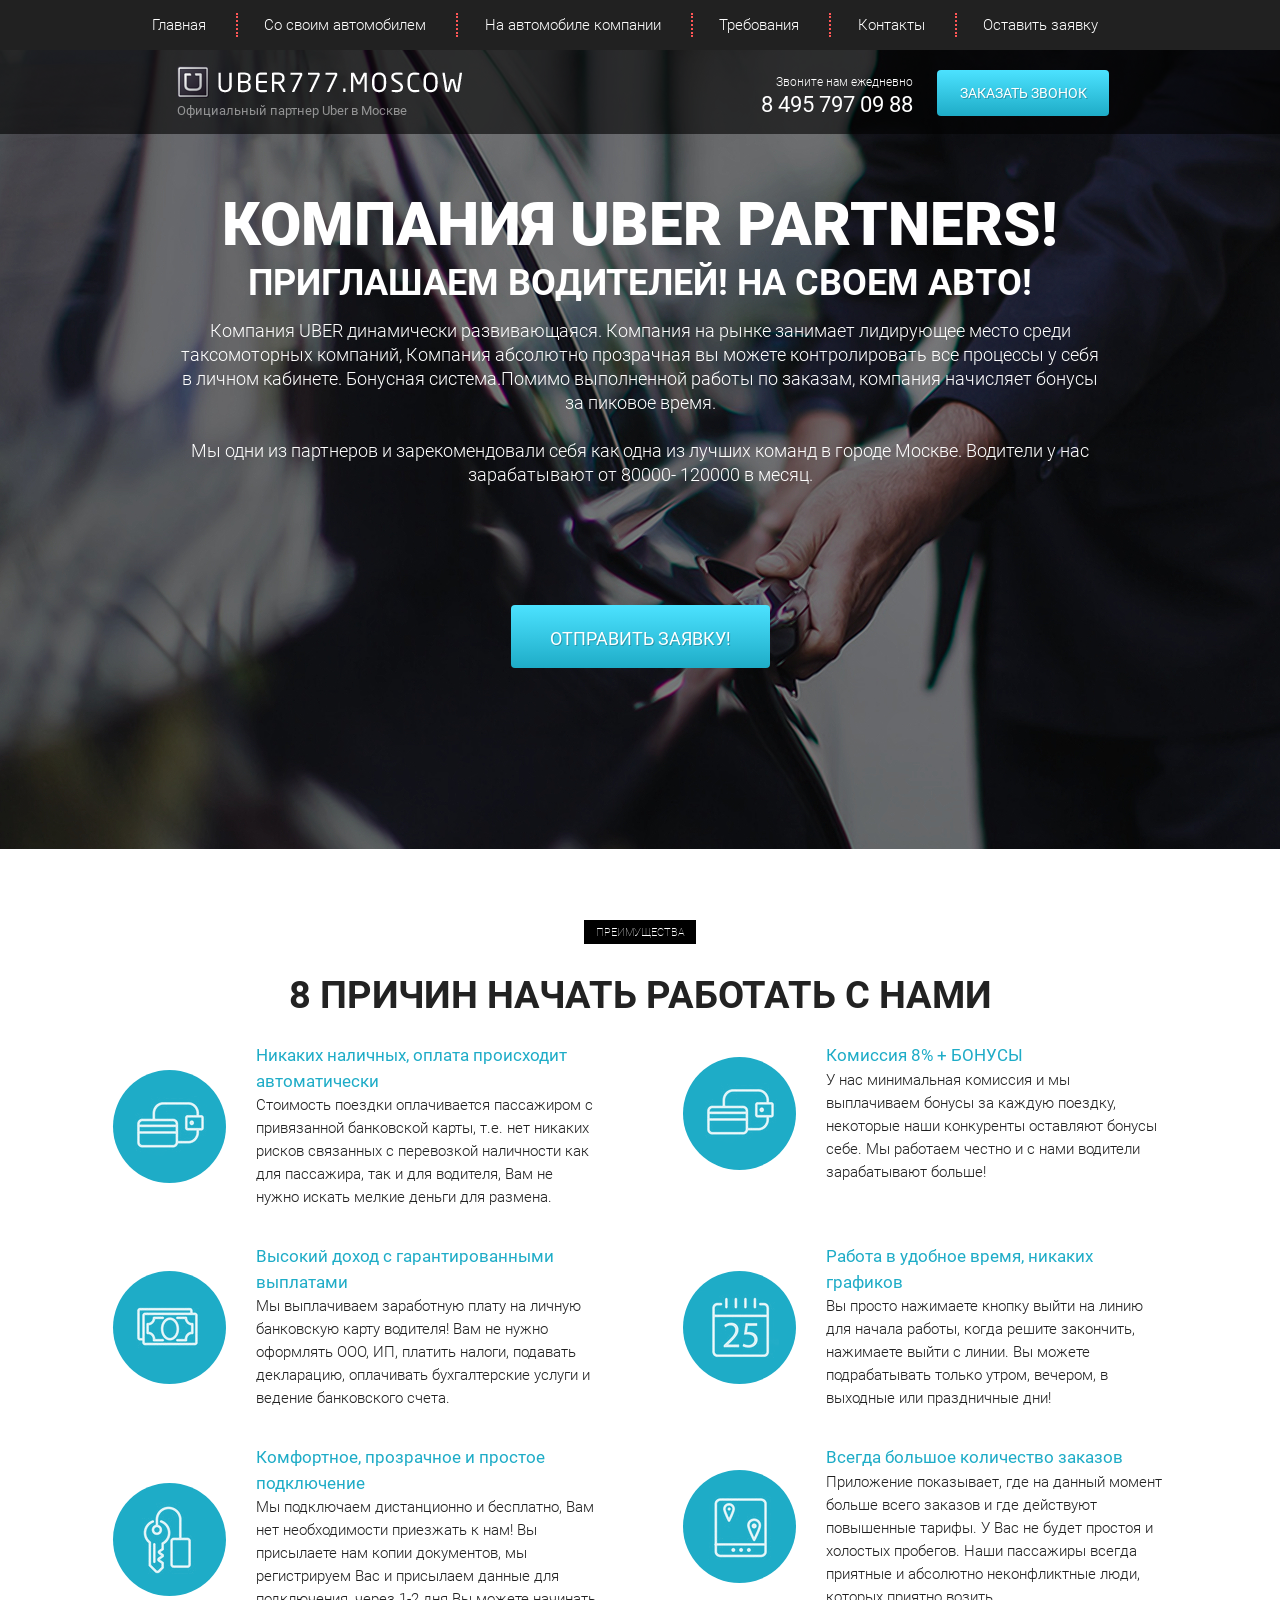
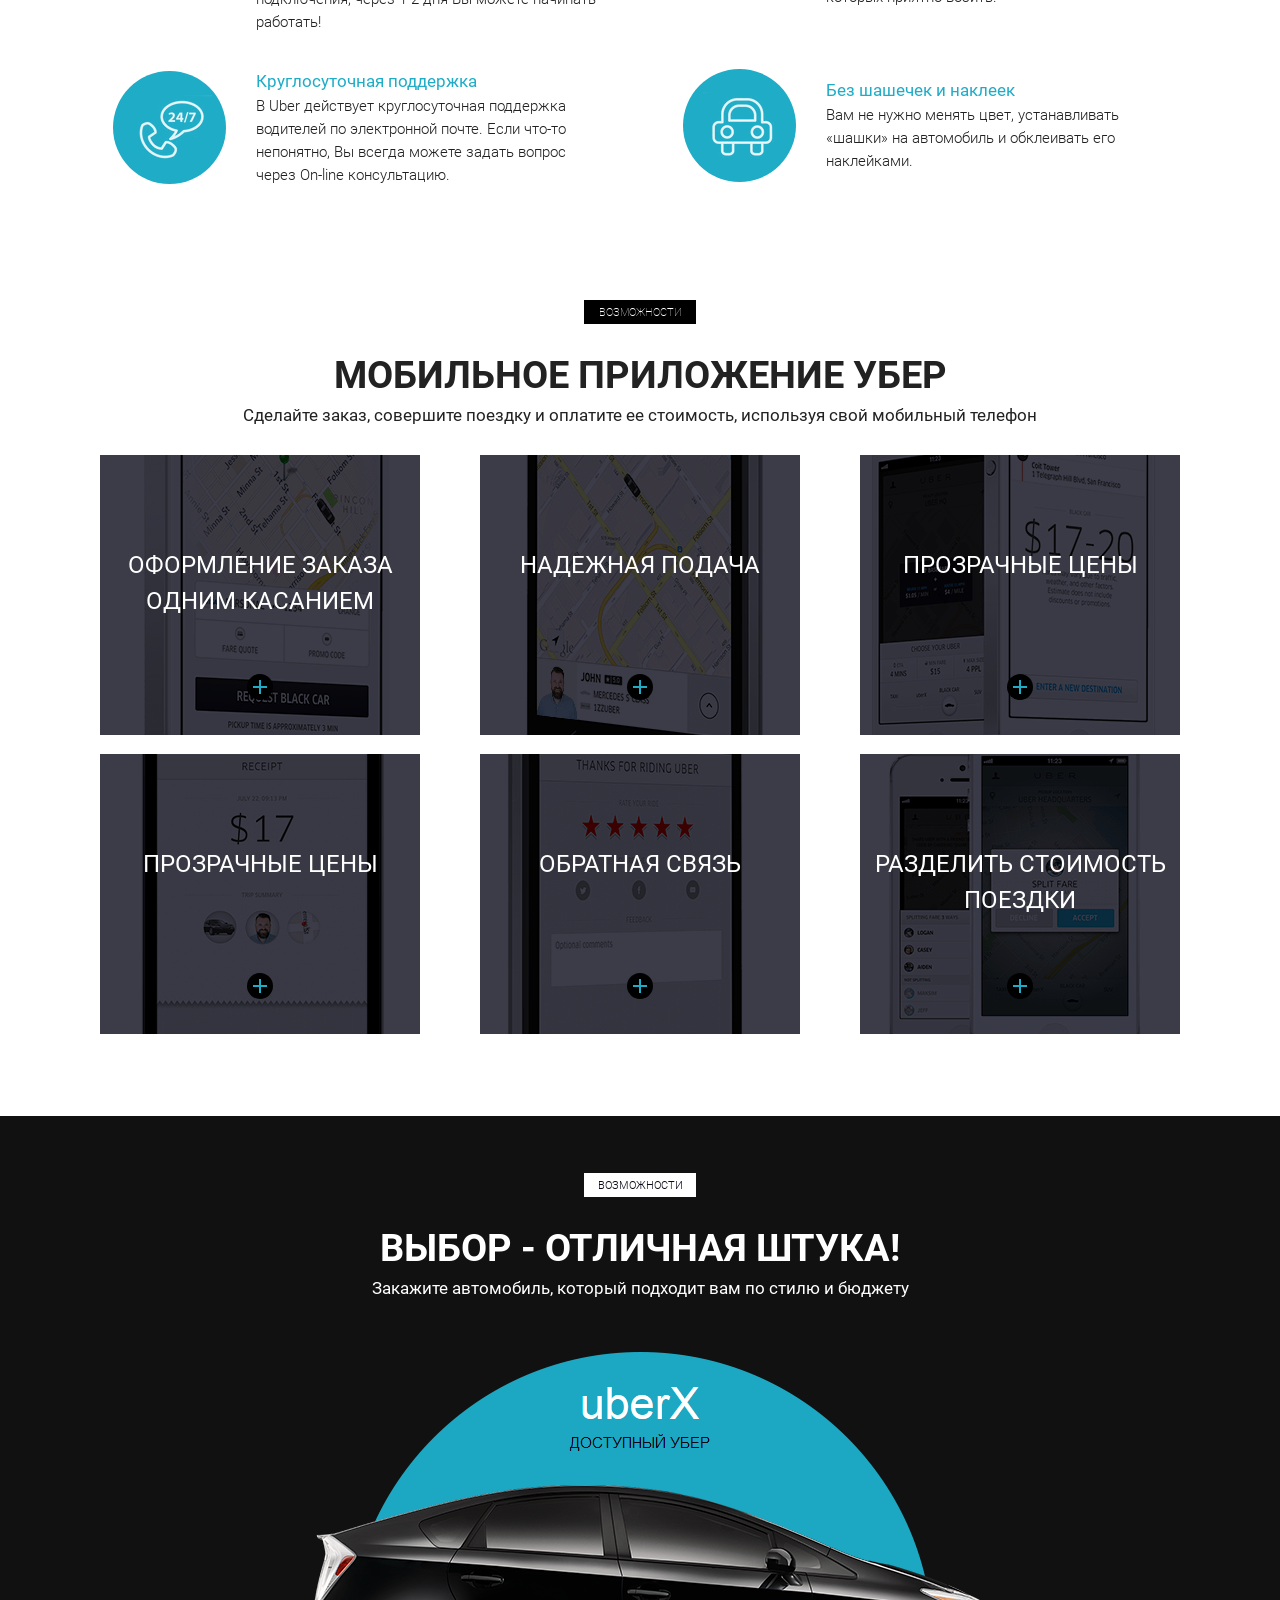
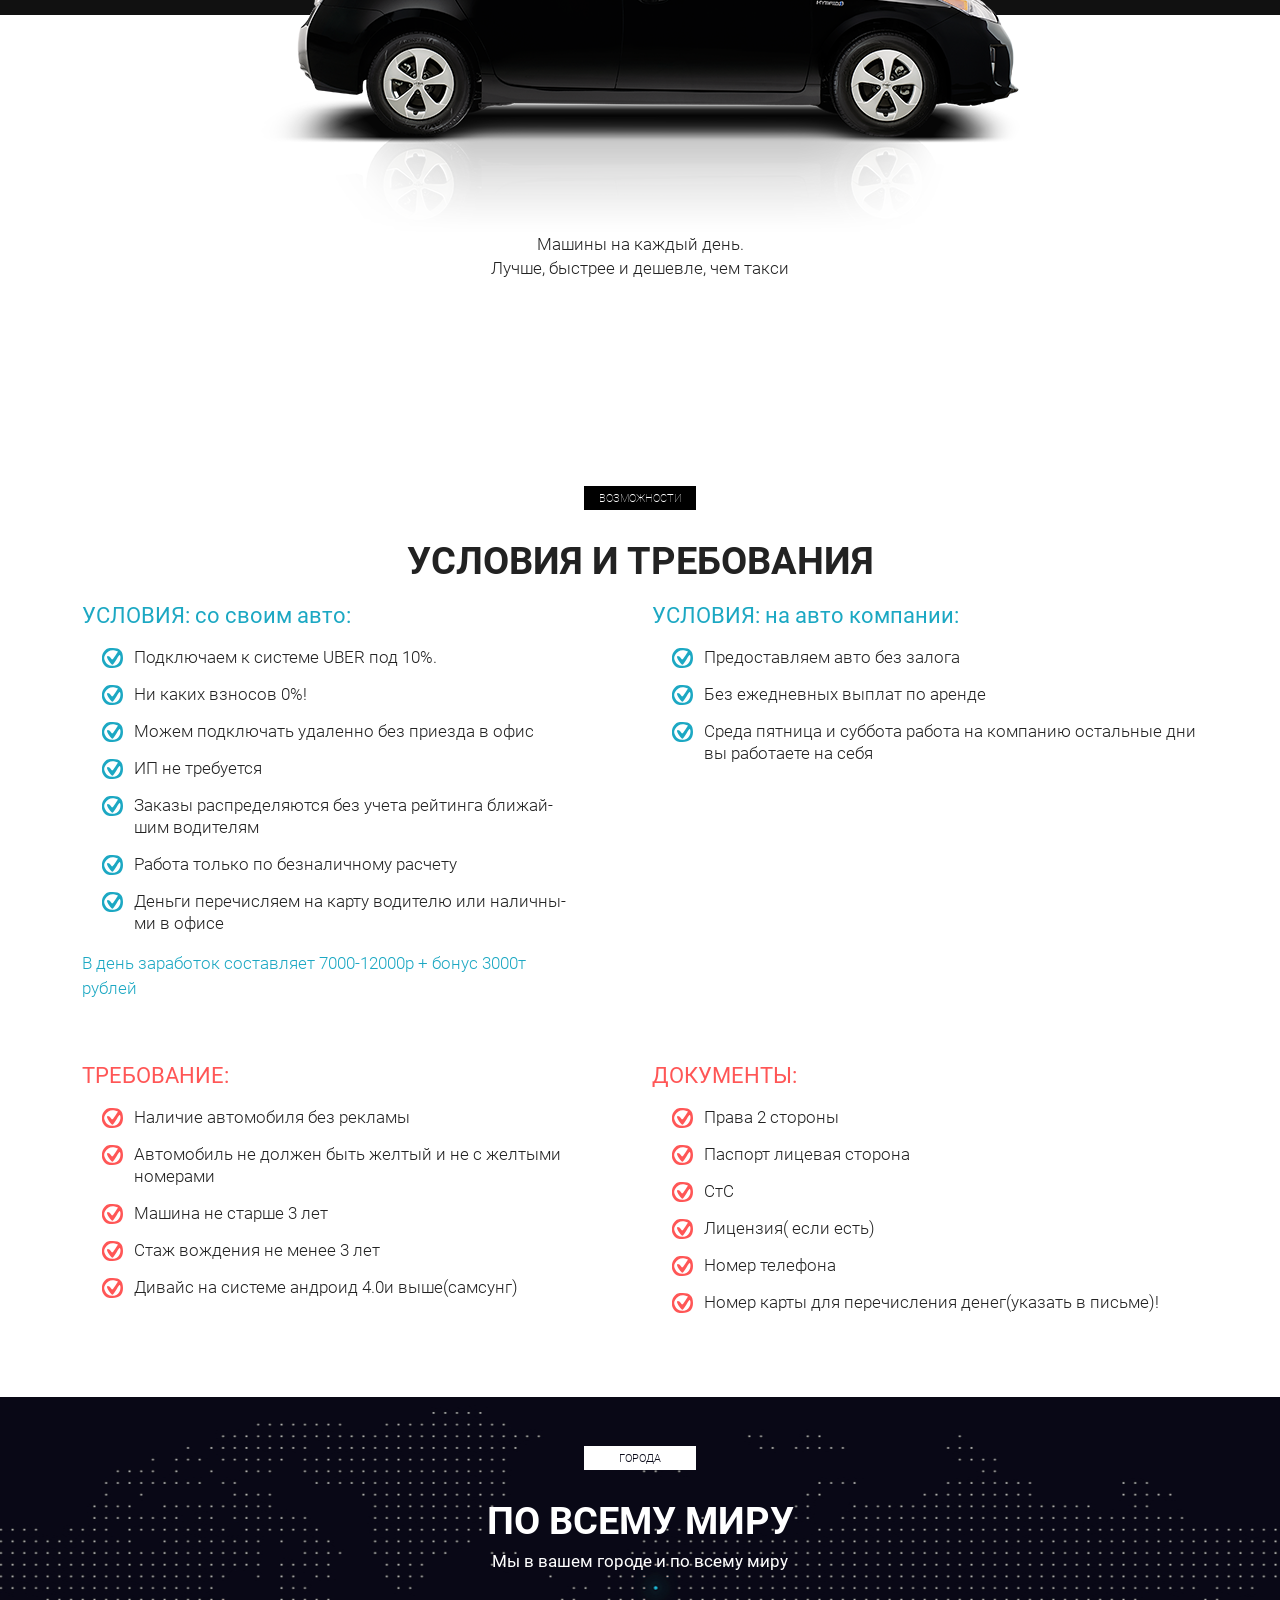
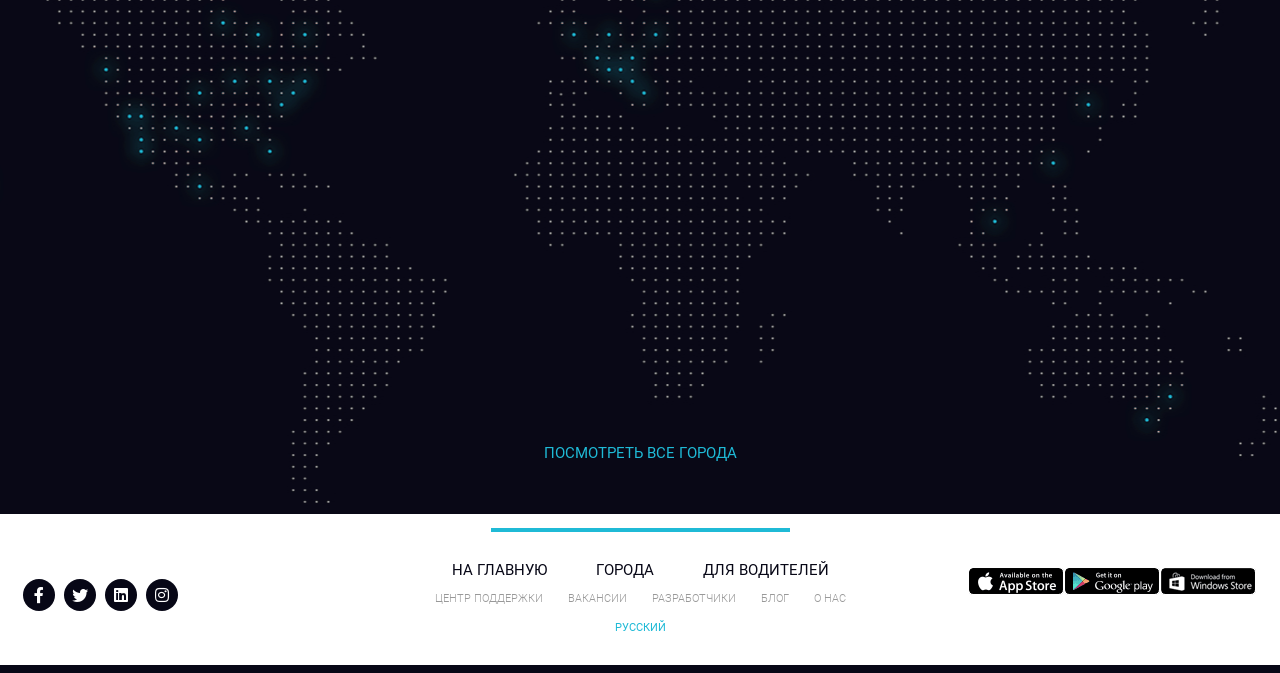
<file: index.html>
<!DOCTYPE html>
<html lang="ru">
<head>
	<meta charset="UTF-8">
	<meta http-equiv="X-UA-Compatible" content="IE=edge">
	<meta name="viewport" content="width=device-width, initial-scale=1.0">
	<title>Uber/Bootstrap</title>
	<link rel="shortcut icon" href="icons/favicon.ico" type="image/x-icon">
	<link rel="stylesheet" href="css/bootstrap-reboot.min.css">
	<link rel="stylesheet" href="css/bootstrap-grid.min.css">
	<link rel="stylesheet" href="css/style.min.css">
</head>
<body>
   <header>
	   <nav>
			<div class="container">
				<ul class="menu">
					<li class="menu_item"><a href="#" class="menu_link">Главная</a></li>
					<li class="menu_item"><a href="#require" class="menu_link">Со своим автомобилем</a></li>
					<li class="menu_item"><a href="#require" class="menu_link">На автомобиле компании</a></li>
					<li class="menu_item"><a href="#" class="menu_link">Требования</a></li>
					<li class="menu_item"><a href="#" class="menu_link">Контакты</a></li>
					<li class="menu_item"><a href="#" class="menu_link">Оставить заявку</a></li>
				</ul>
			</div>
			<div class="hamburger">
				<span></span>
				<span></span>
				<span></span>
			</div>
	   </nav>
	   <div class="subheader">
		   <div class="container">
			   <div class="row">
				   <div class="col-6 col-md-4 offset-md-1">
						<a href="#" class="subheader_logo"><img src="icons/logo.png" alt="logo"></a>
						<div class="subheader_official">Официальный партнер Uber в Москве</div>
				   </div>
				   <div class="xs-hidden col-md-3 offset-md-1 col-xl-2 offset-xl-2">
						<div class="subheader_call">Звоните нам ежедневно</div>
						<a href="tel:+74957970988" class="subheader_phone">8 495 797 09 88</a>
				   </div>
				   <div class="col-6 col-md-3">
						<a href="tel:+74957970988" class="xs-visible subheader_phone">8 495 797 09 88</a>
						<button class="subheader_btn">заказать звонок</button>
				   </div>
			   </div>
		   </div>
	   </div>
   </header> 
   <section class="promo">
	   <div class="container">
		   <div class="row">
			   <div class="col-lg-10 offset-lg-1 col-md-12 ">
				   <h1 class="promo_header">КОМПАНИЯ UBER PARTNERS!</h1>
				   <h2 class="promo_subheader">ПРИГЛАШАЕМ ВОДИТЕЛЕЙ! НА СВОЕМ АВТО!</h2>
				   <div class="promo_descr">Компания UBER  динамически развивающаяся. Компания на рынке занимает лидирующее место среди
					таксомоторных компаний, Компания абсолютно прозрачная вы можете контролировать все процессы у себя в личном кабинете. Бонуcная система.Помимо выполненной работы по заказам, компания начисляет бонусы за
					пиковое время.
					<br><br>
					Мы одни из партнеров и зарекомендовали себя как одна из лучших команд в городе Москве.  Водители у нас
					зарабатывают от 80000- 120000 в месяц.</div>
					<button class="promo_btn">ОТПРАВИТЬ ЗАЯВКУ!</button>
			   </div>
		   </div>
	   </div>
   </section>
   <section class="advantages">
	   <div class="container">
		   <div class="label">преимущества</div>
		   <h2 class="title">8 причин начать работать с нами</h2>
		   <div class="row">
			   <div class="col-md-6">
					<div class="advantages_block">
						<div class="advantages_round">
							<img src="icons/secondscreen_icons/Col1.1.png" alt="wallet" class="advantages_img">
						</div>
						<div class="advantages_descr">
							<div class="advantages_subtitle">Никаких наличных, оплата происходит
								автоматически</div>
							<div class="advantages_text">Стоимость поездки оплачивается пассажиром с привязанной банковской карты, т.е. нет никаких рисков связанных с перевозкой наличности как для пассажира, так и для водителя, Вам не нужно искать мелкие деньги для размена.</div>
						</div>
					</div>
			   </div>
			   <div class="col-md-6">
					<div class="advantages_block">
						<div class="advantages_round">
							<img src="icons/secondscreen_icons/Col1.1.png" alt="bonus" class="advantages_img">
						</div>
						<div class="advantages_descr">
							<div class="advantages_subtitle">Комиссия 8% + БОНУСЫ</div>
							<div class="advantages_text">У нас минимальная комиссия и мы выплачиваем бонусы за каждую поездку, некоторые наши конкуренты оставляют бонусы себе. Мы работаем честно и с нами водители зарабатывают больше!</div>
						</div>
					</div>
				</div>
				<div class="col-md-6">
					<div class="advantages_block">
						<div class="advantages_round">
							<img src="icons/secondscreen_icons/Col1.2.png" alt="income" class="advantages_img">
						</div>
						<div class="advantages_descr">
							<div class="advantages_subtitle">Высокий доход с гарантированными
								выплатами</div>
							<div class="advantages_text">Мы выплачиваем заработную плату на личную банковскую карту водителя! Вам не нужно оформлять ООО, ИП, платить налоги, подавать декларацию, оплачивать бухгалтерские услуги и ведение банковского счета.</div>
						</div>
					</div>
				</div>
				<div class="col-md-6">
					<div class="advantages_block">
						<div class="advantages_round">
							<img src="icons/secondscreen_icons/Col2.2.png" alt="time" class="advantages_img">
						</div>
						<div class="advantages_descr">
							<div class="advantages_subtitle">Работа в удобное время, никаких
								графиков</div>
							<div class="advantages_text">Вы просто нажимаете кнопку выйти на линию для начала работы, когда решите закончить, нажимаете выйти с линии. Вы можете подрабатывать только утром, вечером, в выходные или праздничные дни! </div>
						</div>
					</div>
				</div>
				<div class="col-md-6">
					<div class="advantages_block">
						<div class="advantages_round">
							<img src="icons/secondscreen_icons/Col1.3.png" alt="simple" class="advantages_img">
						</div>
						<div class="advantages_descr">
							<div class="advantages_subtitle">Комфортное, прозрачное и простое
								подключение</div>
							<div class="advantages_text">Мы подключаем дистанционно и бесплатно, Вам нет необходимости приезжать к нам! Вы присылаете нам копии документов, мы регистрируем Вас и присылаем данные для подключения, через 1-2 дня Вы можете начинать работать!</div>
						</div>
					</div>
				</div>
				<div class="col-md-6">
					<div class="advantages_block">
						<div class="advantages_round">
							<img src="icons/secondscreen_icons/Col2.3.png" alt="order" class="advantages_img">
						</div>
						<div class="advantages_descr">
							<div class="advantages_subtitle">Всегда большое количество заказов</div>
							<div class="advantages_text">Приложение показывает, где на данный момент больше всего заказов и где действуют повышенные тарифы. У Вас не будет простоя и холостых пробегов. Наши пассажиры всегда приятные и абсолютно неконфликтные люди, которых приятно возить.
							</div>
						</div>
					</div>
				</div>
				<div class="col-md-6">
					<div class="advantages_block">
						<div class="advantages_round">
							<img src="icons/secondscreen_icons/Col1.4.png" alt="support" class="advantages_img">
						</div>
						<div class="advantages_descr">
							<div class="advantages_subtitle">Круглосуточная поддержка</div>
							<div class="advantages_text">В Uber действует круглосуточная поддержка водителей по электронной почте. Если что-то непонятно, Вы всегда можете задать вопрос через On-line консультацию.
							</div>
						</div>
					</div>
				</div>
				<div class="col-md-6">
					<div class="advantages_block">
						<div class="advantages_round">
							<img src="icons/secondscreen_icons/Col2.4.png" alt="car" class="advantages_img">
						</div>
						<div class="advantages_descr">
							<div class="advantages_subtitle">Без шашечек и наклеек</div>
							<div class="advantages_text"> Вам не нужно менять цвет, устанавливать «шашки» на автомобиль и обклеивать его наклейками.
							</div>
						</div>
					</div>
				</div>
				
		   </div>
	   </div>
   </section>
   <section class="mobile">
	   <div class="container">
		<div class="label">Возможности</div>
		<h2 class="title">мобильное приложение убер</h2>
		<div class="subtitle">Сделайте заказ, совершите поездку и оплатите ее стоимость, используя свой мобильный телефон</div>
		<div class="row">
			<div class="col-md-4">
				<div class="mobile_item mobile_item_1">
					<div class="mobile_item_subtitle">оформление заказа одним касанием</div>
					<div class="mobile_item_plus"></div>
				</div>
			</div>
			<div class="col-md-4">
				<div class="mobile_item mobile_item_2">
					<div class="mobile_item_subtitle">надежная подача</div>
					<div class="mobile_item_plus"></div>
				</div>
			</div>
			<div class="col-md-4">
				<div class="mobile_item mobile_item_3">
					<div class="mobile_item_subtitle">прозрачные цены</div>
					<div class="mobile_item_plus"></div>
				</div>
			</div>
			<div class="col-md-4">
				<div class="mobile_item mobile_item_4">
					<div class="mobile_item_subtitle">прозрачные цены</div>
					<div class="mobile_item_plus"></div>
				</div>
			</div>
			<div class="col-md-4">
				<div class="mobile_item mobile_item_5">
					<div class="mobile_item_subtitle">обратная связь</div>
					<div class="mobile_item_plus"></div>
				</div>
			</div>
			<div class="col-md-4">
				<div class="mobile_item mobile_item_6">
					<div class="mobile_item_subtitle">разделить
						стоимость поездки</div>
					<div class="mobile_item_plus"></div>
				</div>
			</div>
		</div>
	   </div>
   </section>
   <section class="opportunity">
	   <div class="opportunity_black"></div>
	   <div class="container">
			<div class="label label_white">Возможности</div>
			<h2 class="title title_white">Выбор - отличная штука!</h2>
			<div class="subtitle subtitle_white">Закажите автомобиль, который подходит вам по стилю и бюджету</div>
	   </div>
	   <div class="opportunity_img"><img src="icons/uber_car.png" alt="car"></div>
	   <div class="opportunity_descr">Машины на каждый день. <br>
		Лучше, быстрее и дешевле, чем такси</div>
   </section>

   <section class="require" id="require">
	   <div class="container">
		<div class="label">Возможности</div>
		<h2 class="title">условия и требования</h2>
		<div class="row">
			<div class="col-md-6">
				<div class="require_block">
					<div class="require_title">УСЛОВИЯ: со своим авто:</div>
					<ul class="require_list">
						<li>Подключаем к системе UBER  под 10%.</li>
						<li>Ни каких взносов  0%!</li>
						<li>Можем подключать удаленно без приезда в офис</li>
						<li>ИП не требуется</li>
						<li>Заказы распределяются без учета рейтинга ближай- <br> шим водителям</li>
						<li>Работа только по безналичному расчету</li>
						<li>Деньги перечисляем на карту водителю или наличны- <br> ми в офисе</li>
					</ul>
					<div class="require_descr">В день заработок составляет 7000-12000р + бонус 3000т <br> рублей</div>
				</div>
			</div>
			<div class="col-md-6">
				<div class="require_block">
					<div class="require_title">УСЛОВИЯ: на авто компании:</div>
					<ul class="require_list">
						<li>Предоставляем авто без залога</li>
						<li>Без ежедневных выплат по аренде</li>
						<li>Среда пятница и суббота работа на компанию остальные дни вы работаете на себя</li>
					</ul>
				</div>
			</div>
			<div class="col-md-6">
				<div class="require_block require_block_nbm warning">
					<div class="require_title">ТРЕБОВАНИЕ:</div>
					<ul class="require_list">
						<li>Наличие автомобиля без рекламы</li>
						<li>Автомобиль не должен быть желтый и не с желтыми номерами</li>
						<li>Машина не старше 3 лет</li>
						<li>Стаж вождения не менее 3 лет</li>
						<li>Дивайс на системе андроид 4.0и выше(самсунг)</li>
					</ul>
				</div>
			</div>
			<div class="col-md-6">
				<div class="require_block require_block_nbm warning">
					<div class="require_title">ДОКУМЕНТЫ:</div>
					<ul class="require_list">
						<li>Права 2 стороны</li>
						<li>Паспорт лицевая сторона</li>
						<li>СтС</li>
						<li>Лицензия( если есть)</li>
						<li>Номер телефона</li>
						<li>Номер карты для перечисления денег(указать в письме)!</li>
					</ul>
				</div>
			</div>
		</div>
	   </div>
   </section>
   <section class="city">
	   <div class="container">
		   <div class="label label_white">города</div>
		   <h2 class="title title_white">По всему миру</h2>
		   <div class="subtitle subtitle_white">Мы в вашем городе и по всему миру</div>
		   <a class="city_link" href="#">посмотреть все города</a>
	   </div>
   </section>
   <footer class="footer">
	   <div class="footer_wrapper">
			<div class="footer_media">
				<a href="#" class="footer_media_block"><span class="icon-facebook-f-brands"></span></a>
				<a href="#" class="footer_media_block"><span class="icon-twitter-brands"></span></a>
				<a href="#" class="footer_media_block"><span class="icon-linkedin-brands"></span></a>
				<a href="#" class="footer_media_block"><span class="icon-instagram-brands1"></span></a>
			</div>
			<div class="footer_links">
				<div class="footer_divider"></div>
				<div class="footer_links_main">
					<a href="#">на главную</a>
					<a href="#">города</a>
					<a href="#">для водителей</a>
				</div>
				<div class="footer_links_sub">
					<a href="#">центр поддержки</a>
					<a href="#">вакансии</a>
					<a href="#">разработчики</a>
					<a href="#">блог</a>
					<a href="#">о нас</a>
				</div>
				<a href="#" class="footer_links_lang">русский</a>
			</div>
			<div class="footer_social">
				<a href="#"><img src="icons/media_apple.png" alt="app store"></a>
				<a href="#"><img src="icons/media_google.png" alt="google"></a>
				<a href="#"><img src="icons/media_windows.png" alt="windows store"></a>
			</div>
			
		</div>
	  
	   <div class="footer_blackline"></div>
   </footer>
   <script src="js/script.js"></script>
</body>
</html>
</file>
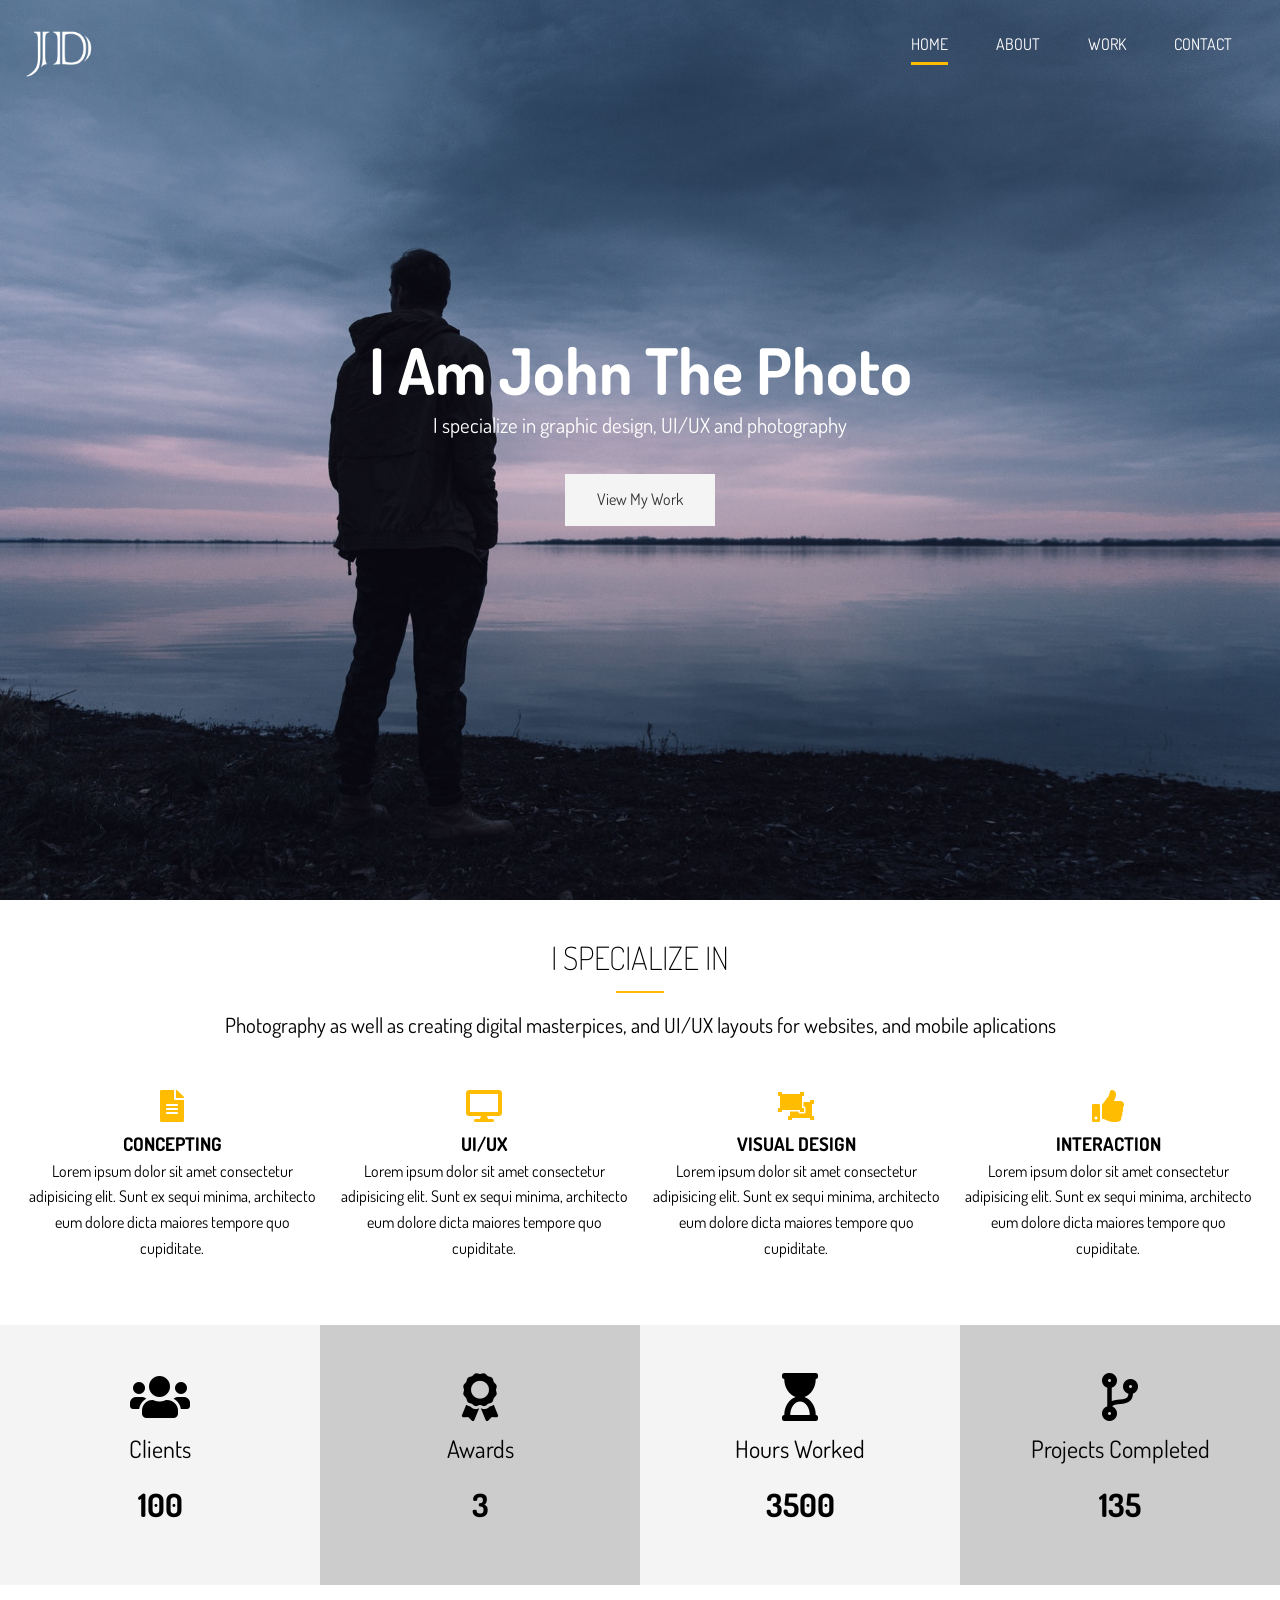
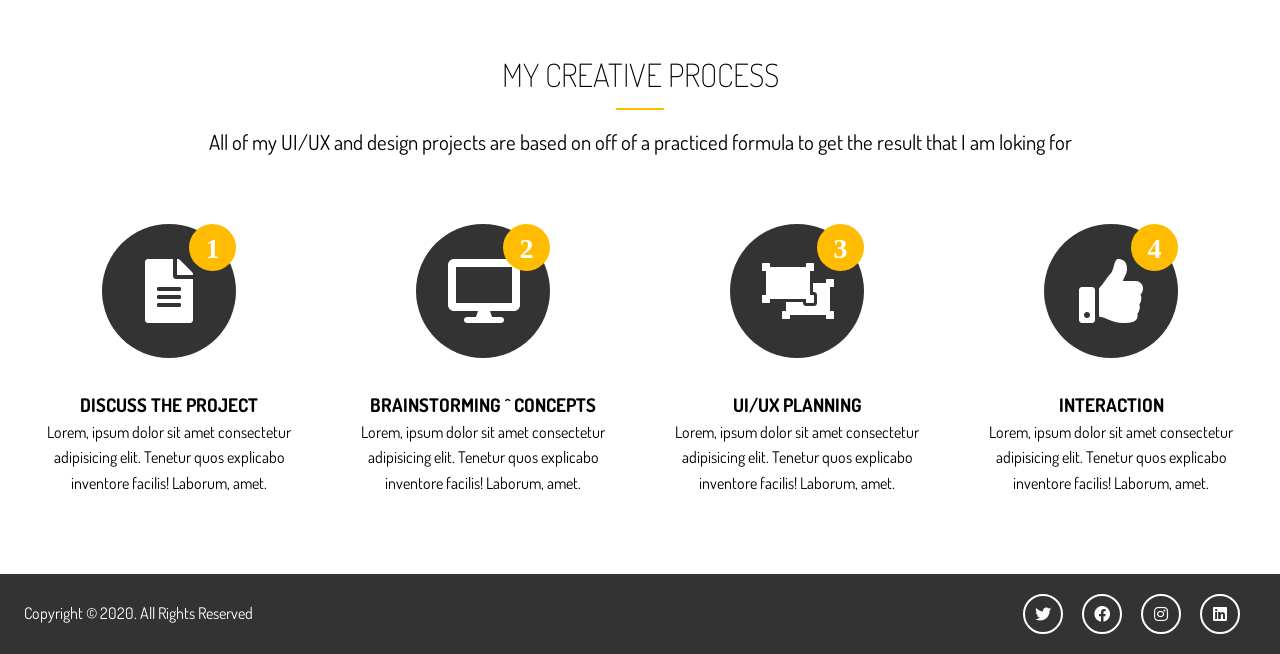
<file: JD_Portfolio/index.html>
<!DOCTYPE html>
<html lang="en">
  <head>
    <meta charset="UTF-8" />
    <meta name="viewport" content="width=device-width, initial-scale=1.0" />
    <link
      rel="stylesheet"
      href="https://cdnjs.cloudflare.com/ajax/libs/font-awesome/5.13.1/css/all.min.css"
      integrity="sha512-xA6Hp6oezhjd6LiLZynuukm80f8BoZ3OpcEYaqKoCV3HKQDrYjDE1Gu8ocxgxoXmwmSzM4iqPvCsOkQNiu41GA=="
      crossorigin="anonymous"
    />
    <link
      href="https://fonts.googleapis.com/css2?family=Dosis:wght@500&display=swap"
      rel="stylesheet"
    />
    <link rel="stylesheet" href="css/main.css" />
    <title>John Doe | UI/UX Designer & Photographer</title>
  </head>
  <body>
    <!-- Header -->
    <header id="header-home">
      <div class="container">
        <nav id="main-nav">
          <img src="img/logo.png" alt="My Portfolio" id="logo" />
          <ul>
            <li><a href="index.html" class="current">Home</a></li>
            <li><a href="about.html">About</a></li>
            <li><a href="work.html">Work</a></li>
            <li><a href="contact.html">Contact</a></li>
          </ul>
        </nav>
        <div class="header-content">
          <h1>
            I Am John The
            <span
              class="txt-type"
              data-wait="3000"
              data-words='["Photographer", "Designer", "UI/UX Dev"]'
            ></span>
          </h1>
          <p class="lead">
            I specialize in graphic design, UI/UX and photography
          </p>
          <a href="work.html" class="btn-light">View My Work</a>
        </div>
      </div>
    </header>

    <!-- Section A: Specialize -->
    <section id="home-a" class="text-center py-2">
      <div class="container">
        <h2 class="section-title">I Specialize In</h2>
        <div class="bottom-line"></div>
        <p class="lead">
          Photography as well as creating digital masterpices, and UI/UX layouts
          for websites, and mobile aplications
        </p>
        <div class="specials">
          <div>
            <i class="fas fa-file-alt fa-2x"></i>
            <h3>Concepting</h3>
            <p>
              Lorem ipsum dolor sit amet consectetur adipisicing elit. Sunt ex
              sequi minima, architecto eum dolore dicta maiores tempore quo
              cupiditate.
            </p>
          </div>
          <div>
            <i class="fas fa-desktop fa-2x"></i>
            <h3>UI/UX</h3>
            <p>
              Lorem ipsum dolor sit amet consectetur adipisicing elit. Sunt ex
              sequi minima, architecto eum dolore dicta maiores tempore quo
              cupiditate.
            </p>
          </div>
          <div>
            <i class="fas fa-object-ungroup fa-2x"></i>
            <h3>Visual Design</h3>
            <p>
              Lorem ipsum dolor sit amet consectetur adipisicing elit. Sunt ex
              sequi minima, architecto eum dolore dicta maiores tempore quo
              cupiditate.
            </p>
          </div>
          <div>
            <i class="fas fa-thumbs-up fa-2x"></i>
            <h3>Interaction</h3>
            <p>
              Lorem ipsum dolor sit amet consectetur adipisicing elit. Sunt ex
              sequi minima, architecto eum dolore dicta maiores tempore quo
              cupiditate.
            </p>
          </div>
        </div>
      </div>
    </section>

    <!-- Section B: Stats -->
    <section id="home-b" class="text-center py-2">
      <div class="stats">
        <div>
          <ul>
            <li><i class="fas fa-users fa-3x"></i></li>
            <li class="stats-title">Clients</li>
            <li class="stats-number">100</li>
          </ul>
        </div>
        <div>
          <ul>
            <li><i class="fas fa-award fa-3x"></i></li>
            <li class="stats-title">Awards</li>
            <li class="stats-number">3</li>
          </ul>
        </div>
        <div>
          <ul>
            <li><i class="fas fa-hourglass-start fa-3x"></i></li>
            <li class="stats-title">Hours Worked</li>
            <li class="stats-number">3500</li>
          </ul>
        </div>
        <div>
          <ul>
            <li><i class="fas fa-code-branch fa-3x"></i></li>
            <li class="stats-title">Projects Completed</li>
            <li class="stats-number">135</li>
          </ul>
        </div>
      </div>
    </section>

    <!-- Section C: Process -->
    <section id="home-c" class="text-center py-2">
      <div class="container">
        <h2 class="section-title">
          My Creative Process
        </h2>
        <div class="bottom-line"></div>
        <p class="lead">
          All of my UI/UX and design projects are based on off of a practiced
          formula to get the result that I am loking for
        </p>
        <div class="process">
          <div>
            <i class="fas fa-file-alt fa-4x process-icon my-2">
              <div class="process-step">1</div>
            </i>
            <h3>Discuss The Project</h3>
            <p>
              Lorem, ipsum dolor sit amet consectetur adipisicing elit. Tenetur
              quos explicabo inventore facilis! Laborum, amet.
            </p>
          </div>
          <div>
            <i class="fas fa-desktop fa-4x process-icon my-2">
              <div class="process-step">2</div>
            </i>
            <h3>Brainstorming ^ Concepts</h3>
            <p>
              Lorem, ipsum dolor sit amet consectetur adipisicing elit. Tenetur
              quos explicabo inventore facilis! Laborum, amet.
            </p>
          </div>
          <div>
            <i class="fas fa-object-ungroup fa-4x process-icon my-2">
              <div class="process-step">3</div>
            </i>
            <h3>UI/UX Planning</h3>
            <p>
              Lorem, ipsum dolor sit amet consectetur adipisicing elit. Tenetur
              quos explicabo inventore facilis! Laborum, amet.
            </p>
          </div>
          <div>
            <i class="fas fa-thumbs-up fa-4x process-icon my-2">
              <div class="process-step">4</div>
            </i>
            <h3>Interaction</h3>
            <p>
              Lorem, ipsum dolor sit amet consectetur adipisicing elit. Tenetur
              quos explicabo inventore facilis! Laborum, amet.
            </p>
          </div>
        </div>
      </div>
    </section>

    <!-- Footer -->
    <footer id="main-footer">
      <div class="footer-content container">
        <p>Copyright &copy; 2020. All Rights Reserved</p>
        <div class="social">
          <i class="fab fa-twitter"></i>
          <i class="fab fa-facebook"></i>
          <i class="fab fa-instagram"></i>
          <i class="fab fa-linkedin"></i>
        </div>
      </div>
    </footer>
    <script src="js/typewriter.js"></script>
  </body>
</html>
</file>
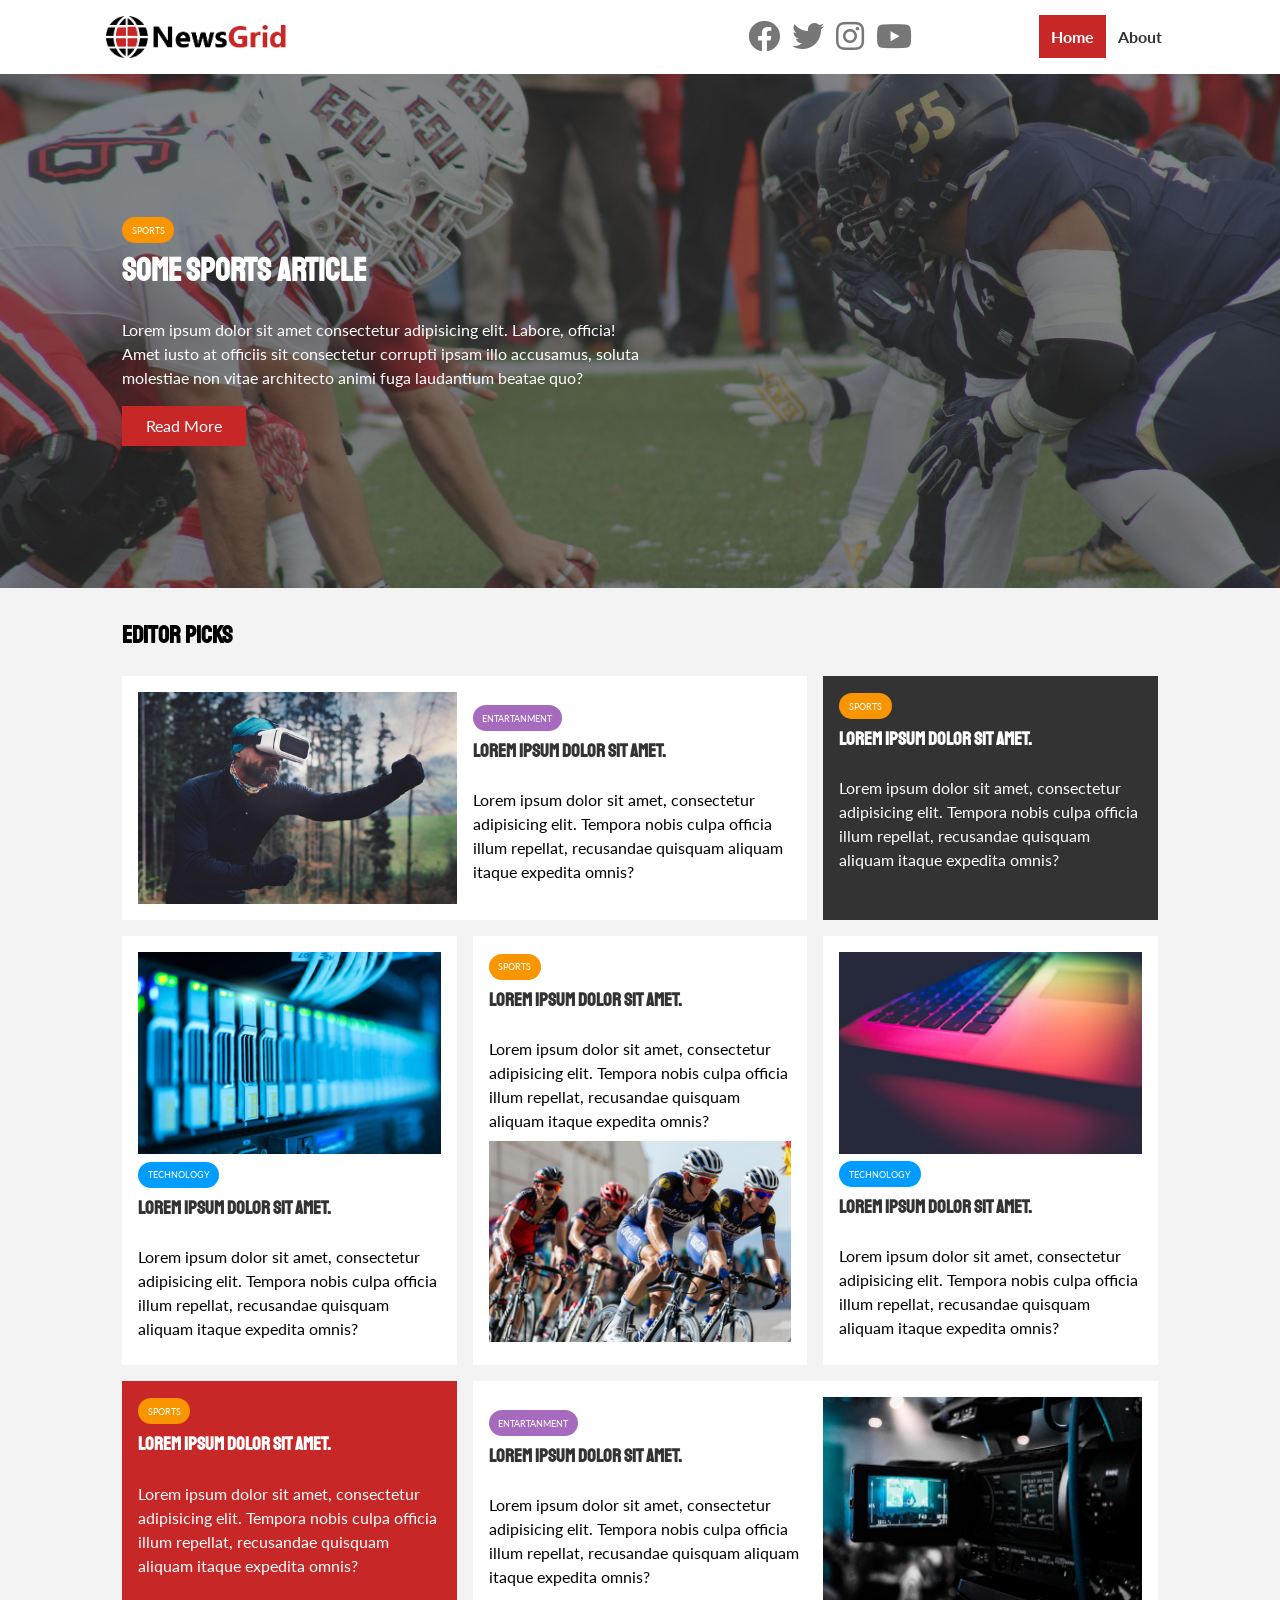
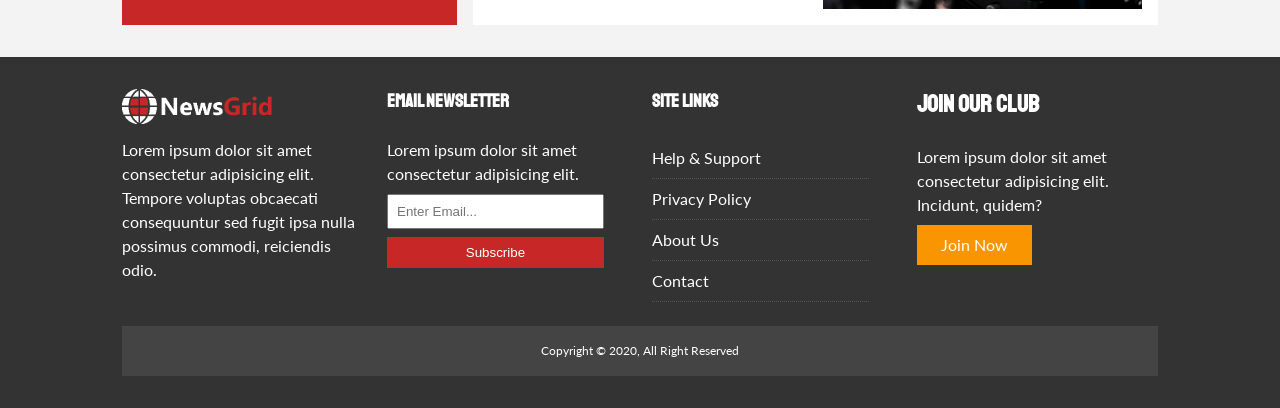
<file: News_project/index.html>
<!DOCTYPE html>
<html lang="en">
  <head>
    <meta charset="UTF-8" />
    <meta name="viewport" content="width=device-width, initial-scale=1.0" />
    <!-- Font-awesome -->
    <link
      rel="stylesheet"
      href="https://cdnjs.cloudflare.com/ajax/libs/font-awesome/5.13.1/css/all.min.css"
      integrity="sha512-xA6Hp6oezhjd6LiLZynuukm80f8BoZ3OpcEYaqKoCV3HKQDrYjDE1Gu8ocxgxoXmwmSzM4iqPvCsOkQNiu41GA=="
      crossorigin="anonymous"
    />
    <link
      href="https://fonts.googleapis.com/css2?family=Lato&family=Staatliches&display=swap"
      rel="stylesheet"
    />
    <link rel="stylesheet" href="css/style.css" />
    <link
      rel="stylesheet"
      media="screen and (max-width: 768px)"
      href="css/mobile.css"
    />
    <link rel="shortcut icon" type="image/x-icon" href="favicon.ico" />
    <title>NewsGrid | Latest News</title>
  </head>
  <body>
    <nav id="main-nav">
      <div class="container">
        <img src="img/logo.png" alt="NewsGrid" class="logo" />
        <div class="social">
          <a href="http://facebook.com" target="_blank">
            <i class="fab fa-facebook fa-2x"></i>
          </a>
          <a href="http://twitter.com" target="_blank">
            <i class="fab fa-twitter fa-2x"></i>
          </a>
          <a href="http://instagram.com" target="_blank">
            <i class="fab fa-instagram fa-2x"></i>
          </a>
          <a href="http://youtube.com" target="_blank">
            <i class="fab fa-youtube fa-2x"></i>
          </a>
        </div>
        <ul>
          <li><a class="current" href="index.html">Home</a></li>
          <li><a href="about.html">About</a></li>
        </ul>
      </div>
    </nav>

    <!-- Showcase -->
    <header id="showcase">
      <div class="container">
        <div class="showcase-container">
          <div class="showcase-content">
            <div class="category category-sports">Sports</div>
            <h1>Some Sports Article</h1>
            <p>
              Lorem ipsum dolor sit amet consectetur adipisicing elit. Labore,
              officia! Amet iusto at officiis sit consectetur corrupti ipsam
              illo accusamus, soluta molestiae non vitae architecto animi fuga
              laudantium beatae quo?
            </p>
            <a href="article.html" class="btn btn-primary">Read More</a>
          </div>
        </div>
      </div>
    </header>

    <!-- Home Articles -->
    <section id="home-articles" class="py-2">
      <div class="container">
        <h2>Editor Picks</h2>
        <div class="articles-container">
          <article class="card">
            <img src="img/articles/ent1.jpg" alt="ent1" />
            <div>
              <div class="category category-ent">Entartanment</div>
              <h3>
                <a href="article.html">Lorem ipsum dolor sit amet.</a>
              </h3>
              <p>
                Lorem ipsum dolor sit amet, consectetur adipisicing elit.
                Tempora nobis culpa officia illum repellat, recusandae quisquam
                aliquam itaque expedita omnis?
              </p>
            </div>
          </article>
          <article class="card bg-dark">
            <div class="category category-sports">Sports</div>
            <h3>
              <a href="article.html">Lorem ipsum dolor sit amet.</a>
            </h3>
            <p>
              Lorem ipsum dolor sit amet, consectetur adipisicing elit. Tempora
              nobis culpa officia illum repellat, recusandae quisquam aliquam
              itaque expedita omnis?
            </p>
          </article>
          <article class="card">
            <img src="img/articles/tech1.jpg" alt="tech1" />
            <div class="category category-tech">Technology</div>
            <h3>
              <a href="article.html">Lorem ipsum dolor sit amet.</a>
            </h3>
            <p>
              Lorem ipsum dolor sit amet, consectetur adipisicing elit. Tempora
              nobis culpa officia illum repellat, recusandae quisquam aliquam
              itaque expedita omnis?
            </p>
          </article>
          <article class="card">
            <div class="category category-sports">Sports</div>
            <h3>
              <a href="article.html">Lorem ipsum dolor sit amet.</a>
            </h3>
            <p>
              Lorem ipsum dolor sit amet, consectetur adipisicing elit. Tempora
              nobis culpa officia illum repellat, recusandae quisquam aliquam
              itaque expedita omnis?
            </p>
            <img src="img/articles/sports1.jpg" alt="sports1" />
          </article>
          <article class="card">
            <img src="img/articles/tech2.jpg" alt="tech2" />
            <div class="category category-tech">Technology</div>
            <h3>
              <a href="article.html">Lorem ipsum dolor sit amet.</a>
            </h3>
            <p>
              Lorem ipsum dolor sit amet, consectetur adipisicing elit. Tempora
              nobis culpa officia illum repellat, recusandae quisquam aliquam
              itaque expedita omnis?
            </p>
          </article>
          <article class="card bg-primary">
            <div class="category category-sports">Sports</div>
            <h3>
              <a href="article.html">Lorem ipsum dolor sit amet.</a>
            </h3>
            <p>
              Lorem ipsum dolor sit amet, consectetur adipisicing elit. Tempora
              nobis culpa officia illum repellat, recusandae quisquam aliquam
              itaque expedita omnis?
            </p>
          </article>
          <article class="card">
            <div>
              <div class="category category-ent">Entartanment</div>
              <h3>
                <a href="article.html">Lorem ipsum dolor sit amet.</a>
              </h3>
              <p>
                Lorem ipsum dolor sit amet, consectetur adipisicing elit.
                Tempora nobis culpa officia illum repellat, recusandae quisquam
                aliquam itaque expedita omnis?
              </p>
            </div>
            <img src="img/articles/ent2.jpg" alt="ent2" />
          </article>
        </div>
      </div>
    </section>

    <!-- Footer -->
    <footer id="main-footer" class="py-2">
      <div class="container footer-container">
        <div>
          <img src="img/logo_light.png" alt="NewsGrid" />
          <p>
            Lorem ipsum dolor sit amet consectetur adipisicing elit. Tempore
            voluptas obcaecati consequuntur sed fugit ipsa nulla possimus
            commodi, reiciendis odio.
          </p>
        </div>
        <div>
          <h3>Email Newsletter</h3>
          <p>Lorem ipsum dolor sit amet consectetur adipisicing elit.</p>
          <form name="contact" method="POST" data-netlify="true">
            <input type="email" name="email" placeholder="Enter Email..." />
            <input type="submit" value="Subscribe" class="btn btn-primary" />
          </form>
        </div>
        <div>
          <h3>Site Links</h3>
          <ul class="list">
            <li><a href="#">Help & Support</a></li>
            <li><a href="#">Privacy Policy</a></li>
            <li><a href="#">About Us</a></li>
            <li><a href="#">Contact</a></li>
          </ul>
        </div>
        <div>
          <h2>Join Our Club</h2>
          <p>
            Lorem ipsum dolor sit amet consectetur adipisicing elit. Incidunt,
            quidem?
          </p>
          <a href="#" class="btn btn-secondary">Join Now</a>
        </div>
        <div>
          <p>Copyright &copy; 2020, All Right Reserved</p>
        </div>
      </div>
    </footer>
  </body>
</html>
</file>
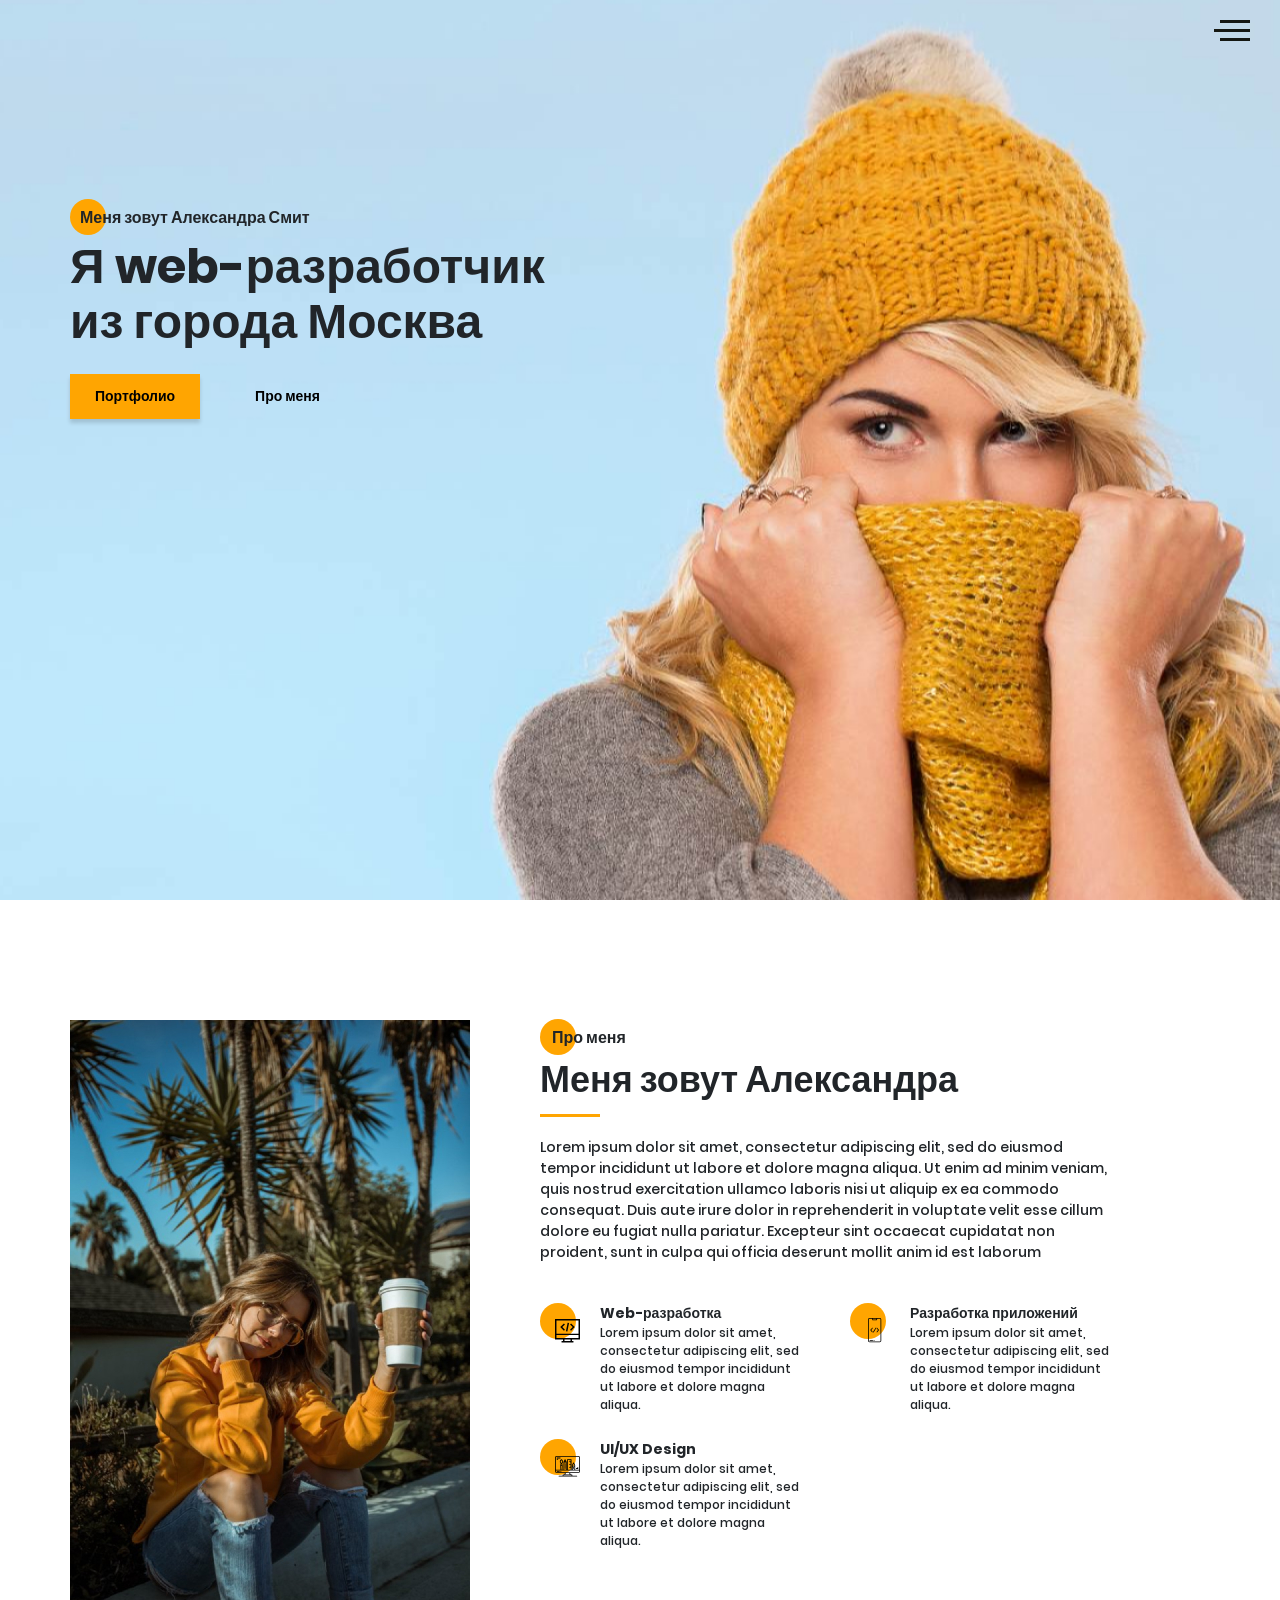
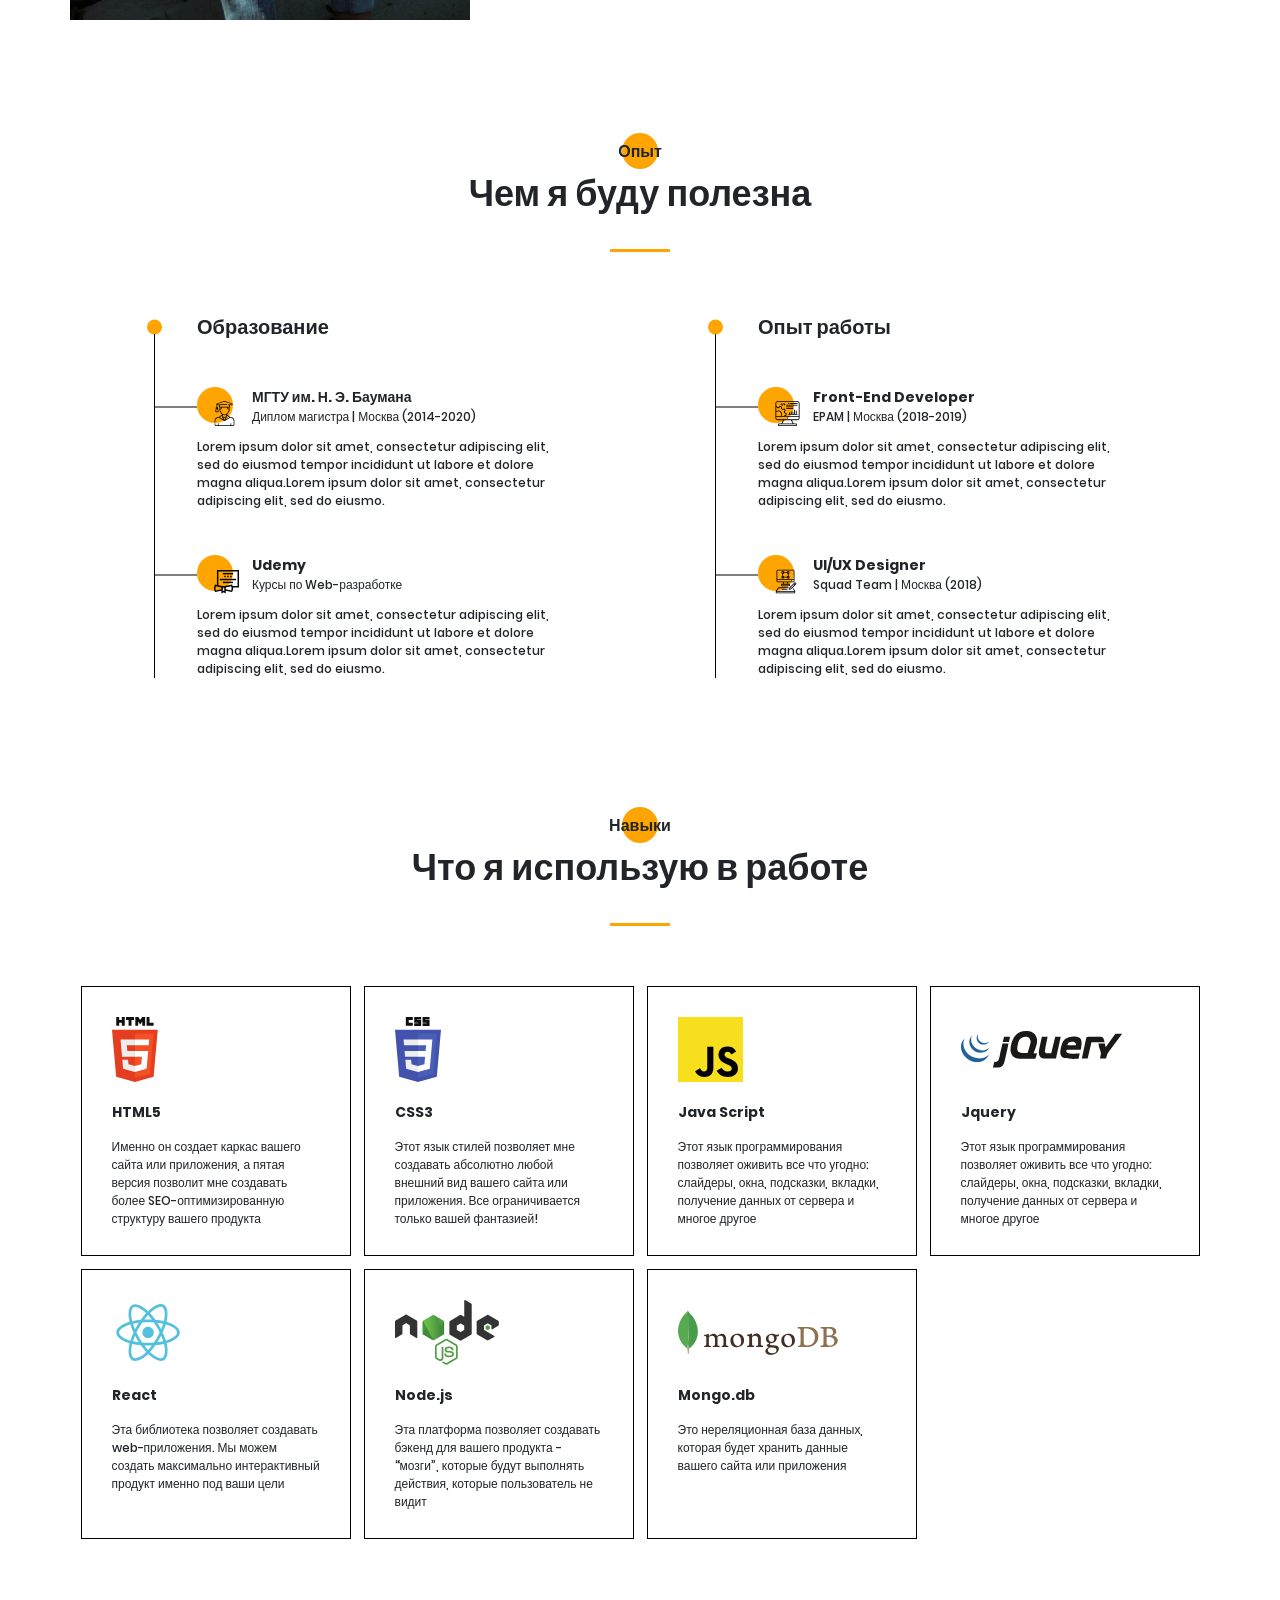
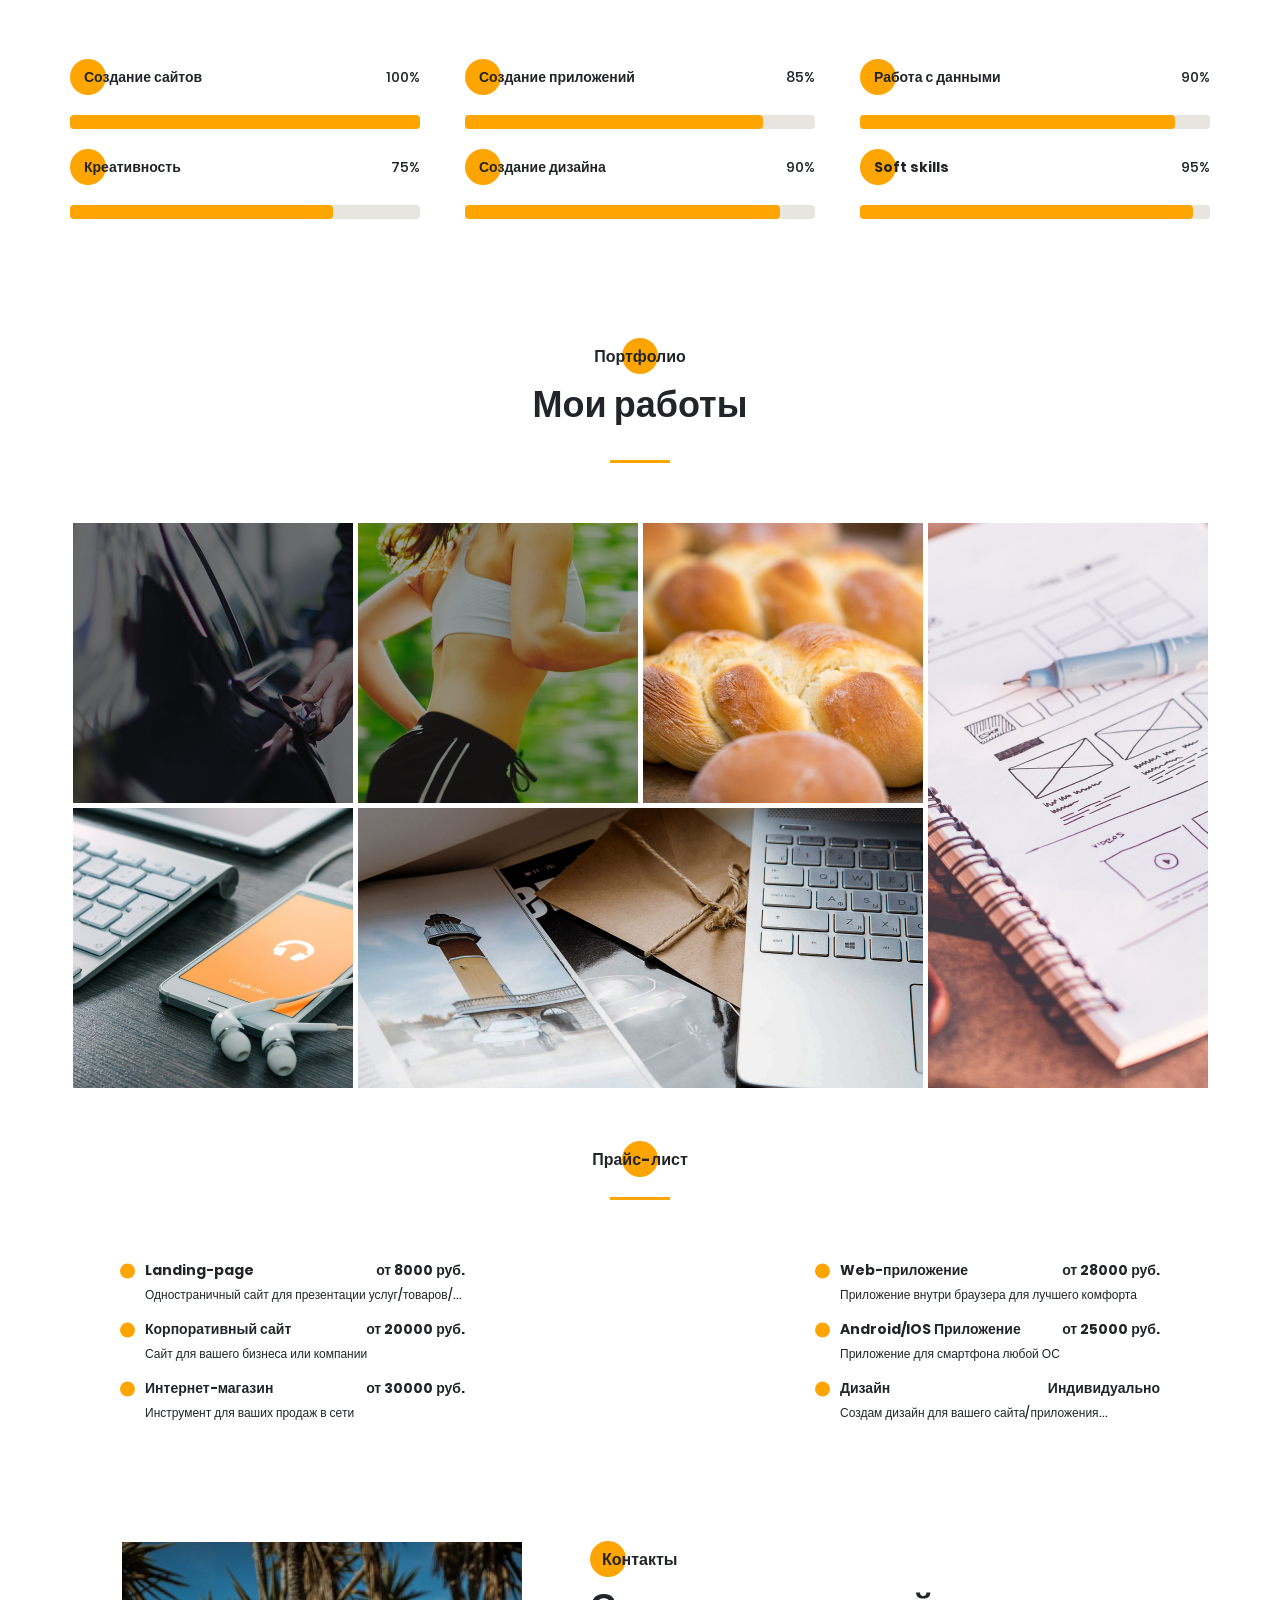
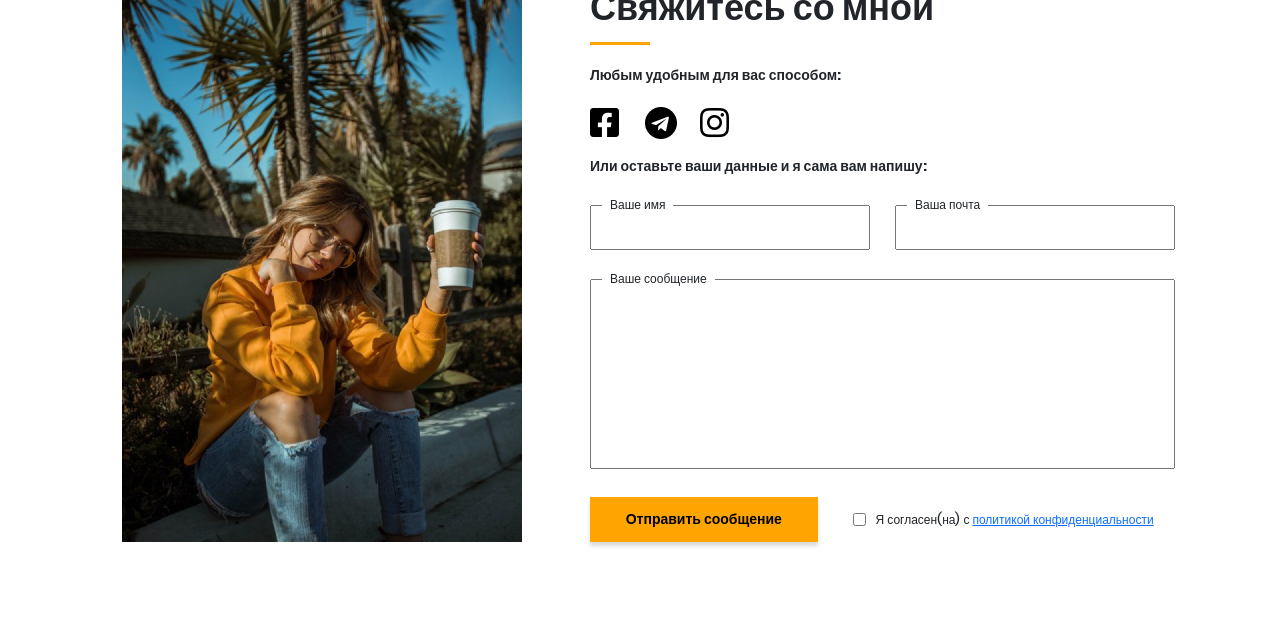
<file: Potfolio_unfinished/index.html>
<!DOCTYPE html><html lang="ru"><head><meta charset="UTF-8"><meta http-equiv="X-UA-Compatible" content="IE=edge"><meta name="viewport" content="width=device-width,initial-scale=1"><title>Portfolio</title><meta name="title" content="Web-разработка/Создание сайтов"><meta name="description" content="Помогу создать современный сайт. Здесь вы можете ознакомиться с моим портфолио и оставить заявку."><!-- Open Graph / Facebook --><meta property="og:type" content="website"><meta property="og:url" content="https://metatags.io/"><meta property="og:title" content="Web-разработка/Создание сайтов"><meta property="og:description" content="Помогу создать современный сайт. Здесь вы можете ознакомиться с моим портфолио и оставить заявку."><meta property="og:image" content="https://metatags.io/assets/meta-tags-16a33a6a8531e519cc0936fbba0ad904e52d35f34a46c97a2c9f6f7dd7d336f2.png"><!-- Twitter --><meta property="twitter:card" content="summary_large_image"><meta property="twitter:url" content="https://metatags.io/"><meta property="twitter:title" content="Web-разработка/Создание сайтов"><meta property="twitter:description" content="Помогу создать современный сайт. Здесь вы можете ознакомиться с моим портфолио и оставить заявку."><meta property="twitter:image" content="https://metatags.io/assets/meta-tags-16a33a6a8531e519cc0936fbba0ad904e52d35f34a46c97a2c9f6f7dd7d336f2.png"><!-- favicon --><link rel="apple-touch-icon" sizes="57x57" href="icons/favicon/apple-icon-57x57.png"><link rel="apple-touch-icon" sizes="60x60" href="icons/favicon/apple-icon-60x60.png"><link rel="apple-touch-icon" sizes="72x72" href="icons/favicon/apple-icon-72x72.png"><link rel="apple-touch-icon" sizes="76x76" href="icons/favicon/apple-icon-76x76.png"><link rel="apple-touch-icon" sizes="114x114" href="icons/favicon/apple-icon-114x114.png"><link rel="apple-touch-icon" sizes="120x120" href="icons/favicon/apple-icon-120x120.png"><link rel="apple-touch-icon" sizes="144x144" href="icons/favicon/apple-icon-144x144.png"><link rel="apple-touch-icon" sizes="152x152" href="icons/favicon/apple-icon-152x152.png"><link rel="apple-touch-icon" sizes="180x180" href="icons/favicon/apple-icon-180x180.png"><link rel="icon" type="image/png" sizes="192x192" href="icons/favicon/android-icon-192x192.png"><link rel="icon" type="image/png" sizes="32x32" href="icons/favicon/favicon-32x32.png"><link rel="icon" type="image/png" sizes="96x96" href="icons/favicon/favicon-96x96.png"><link rel="icon" type="image/png" sizes="16x16" href="icons/favicon/favicon-16x16.png"><link rel="manifest" href="icons/favicon/manifest.json"><meta name="msapplication-TileColor" content="#ffffff"><meta name="msapplication-TileImage" content="icons/favicon/ms-icon-144x144.png"><meta name="theme-color" content="#ffffff"><link rel="stylesheet" href="css/style.min.css"></head><body><aside class="sidepanel"><a href="#" class="sidepanel__link"><span class="icon-facebook-square-brands"></span></a> <a href="#" class="sidepanel__link"><span class="icon-instagram-brands1"></span></a> <a href="#" class="sidepanel__link"><span class="icon-github-brands"></span></a><div class="sidepanel__divider"></div><div class="sidepanel__text"><span>Социальные сети</span></div></aside><div class="menu"><div class="menu__block"><div class="menu__close"><svg width="29" height="30" viewBox="0 0 29 30" fill="none" xmlns="http://www.w3.org/2000/svg"><path d="M17.1568 14.5231L28.4489 3.23075C29.1837 2.49623 29.1837 1.30861 28.4489 0.574085C27.7144 -0.160437 26.5267 -0.160437 25.7922 0.574085L14.4998 11.8665L3.20781 0.574085C2.47295 -0.160437 1.28567 -0.160437 0.551149 0.574085C-0.183716 1.30861 -0.183716 2.49623 0.551149 3.23075L11.8432 14.5231L0.551149 25.8155C-0.183716 26.55 -0.183716 27.7376 0.551149 28.4721C0.917206 28.8385 1.39852 29.0226 1.87948 29.0226C2.36045 29.0226 2.84141 28.8385 3.20781 28.4721L14.4998 17.1798L25.7922 28.4721C26.1586 28.8385 26.6396 29.0226 27.1205 29.0226C27.6015 29.0226 28.0825 28.8385 28.4489 28.4721C29.1837 27.7376 29.1837 26.55 28.4489 25.8155L17.1568 14.5231Z" fill="black"/></svg></div><nav><ul class="menu__list"><li class="menu__item"><a href="#">ПРО МЕНЯ</a></li><li class="menu__item"><a href="#">МОЙ ОПЫТ</a></li><li class="menu__item"><a href="#">МОИ НАВЫКИ</a></li><li class="menu__item"><a href="#">МОИ РАБОТЫ</a></li><li class="menu__item"><a href="#">ПРАЙС-ЛИСТ</a></li><li class="menu__item"><a href="#">КОНТАКТЫ</a></li></ul></nav><div class="menu__social"><a href="#" class="menu__link"><span class="icon-github-brands"></span></a> <a href="#" class="menu__link"><span class="icon-instagram-brands1"></span></a> <a href="#" class="menu__link"><span class="icon-facebook-square-brands"></span></a></div></div><div class="menu__overlay"></div></div><section class="promo"><div class="hamburger"><span></span> <span class="hamburger_long"></span> <span></span></div><div class="container"><div class="title title_fz16 promo__subheader">Меня зовут Александра Смит</div><h1 class="title title_fz48 promo__header">Я web-разработчик<br>из города Москва</h1><div class="promo__btns"><a href="#" class="promo__link btn">Портфолио</a> <a href="#" class="promo__link">Про меня</a></div></div></section><section class="about"><div class="container"><div class="about__wrapper"><div class="about__img"><picture><source media="(max-width: 575px)" srcset="img/myphoto_mini.jpg"><source media="(min-width: 576px)" srcset="img/myphoto.jpg"><img src="img/myphoto.jpg" alt="my photo"></picture></div><div class="about__descr"><h2 class="title title_fz16 about__title">Про меня</h2><div class="title title_fz36">Меня зовут Александра</div><div class="divider"></div><p class="about__text">Lorem ipsum dolor sit amet, consectetur adipiscing elit, sed do eiusmod tempor incididunt ut labore et dolore magna aliqua. Ut enim ad minim veniam, quis nostrud exercitation ullamco laboris nisi ut aliquip ex ea commodo consequat. Duis aute irure dolor in reprehenderit in voluptate velit esse cillum dolore eu fugiat nulla pariatur. Excepteur sint occaecat cupidatat non proident, sunt in culpa qui officia deserunt mollit anim id est laborum</p></div><div class="about__skills"><div class="about__skills-item"><div class="about__skills-circle"><img src="icons/about_me/web development.svg" alt="web development"></div><div class="about__skills-info"><h2 class="title title_fz14">Web-разработка</h2><div class="about__skills-text">Lorem ipsum dolor sit amet, consectetur adipiscing elit, sed do eiusmod tempor incididunt ut labore et dolore magna aliqua.</div></div></div><div class="about__skills-item"><div class="about__skills-circle"><img class="pl18" src="icons/about_me/Mobile dev.svg" alt="mobile"></div><div class="about__skills-info"><h2 class="title title_fz14">Разработка приложений</h2><div class="about__skills-text">Lorem ipsum dolor sit amet, consectetur adipiscing elit, sed do eiusmod tempor incididunt ut labore et dolore magna aliqua.</div></div></div><div class="about__skills-item"><div class="about__skills-circle"><img src="icons/about_me/Design.svg" alt="design"></div><div class="about__skills-info"><h2 class="title title_fz14">UI/UX Design</h2><div class="about__skills-text">Lorem ipsum dolor sit amet, consectetur adipiscing elit, sed do eiusmod tempor incididunt ut labore et dolore magna aliqua.</div></div></div></div></div></div></section><section class="resume"><div class="container"><h2 class="title title_fz16 title__section-title">Опыт</h2><div class="title title_fz36 title__section-subtitle">Чем я буду полезна</div><div class="divider"></div><div class="resume__wrapper"><div class="resume__column"><h3 class="title title_fz20 resume__column-title">Образование</h3><ul class="resume__list"><li class="resume__item"><div class="resume__item-head"><div class="resume__item-img"><img src="icons/experience/University.svg" alt="University"></div><h4 class="title title_fz14">МГТУ им. Н. Э. Баумана</h4><div class="resume__item-location">Диплом магистра | Москва (2014-2020)</div></div><div class="resume__item-body">Lorem ipsum dolor sit amet, consectetur adipiscing elit, sed do eiusmod tempor incididunt ut labore et dolore magna aliqua.Lorem ipsum dolor sit amet, consectetur adipiscing elit, sed do eiusmo.</div></li><li class="resume__item"><div class="resume__item-head"><div class="resume__item-img"><img src="icons/experience/Courses.svg" alt="Courses"></div><h4 class="title title_fz14">Udemy</h4><div class="resume__item-location">Курсы по Web-разработке</div></div><div class="resume__item-body">Lorem ipsum dolor sit amet, consectetur adipiscing elit, sed do eiusmod tempor incididunt ut labore et dolore magna aliqua.Lorem ipsum dolor sit amet, consectetur adipiscing elit, sed do eiusmo.</div></li></ul></div><div class="resume__column"><h3 class="title title_fz20 resume__column-title">Опыт работы</h3><ul class="resume__list"><li class="resume__item"><div class="resume__item-head"><div class="resume__item-img"><img src="icons/experience/Developer.svg" alt="Developer"></div><h4 class="title title_fz14">Front-End Developer</h4><div class="resume__item-location">EPAM | Москва (2018-2019)</div></div><div class="resume__item-body">Lorem ipsum dolor sit amet, consectetur adipiscing elit, sed do eiusmod tempor incididunt ut labore et dolore magna aliqua.Lorem ipsum dolor sit amet, consectetur adipiscing elit, sed do eiusmo.</div></li><li class="resume__item"><div class="resume__item-head"><div class="resume__item-img pl15"><img src="icons/experience/designer.svg" alt="designer"></div><h4 class="title title_fz14">UI/UX Designer</h4><div class="resume__item-location">Squad Team | Москва (2018)</div></div><div class="resume__item-body">Lorem ipsum dolor sit amet, consectetur adipiscing elit, sed do eiusmod tempor incididunt ut labore et dolore magna aliqua.Lorem ipsum dolor sit amet, consectetur adipiscing elit, sed do eiusmo.</div></li></ul></div></div></div></section><section class="skills"><div class="container"><h2 class="title title_fz16 title__section-title">Навыки</h2><div class="title title_fz36 title__section-subtitle">Что я использую в работе</div><div class="divider"></div><div class="skills__items"><div class="skills__item"><div class="skills__item-img"><img src="icons/skills/html5.svg" alt="html5"></div><h4 class="title title_fz14">HTML5</h4><div class="skills__descr">Именно он создает каркас вашего сайта или приложения, а пятая версия позволит мне создавать более SEO-оптимизированную структуру вашего продукта</div></div><div class="skills__item"><div class="skills__item-img"><img src="icons/skills/css3.svg" alt="css3"></div><h4 class="title title_fz14">CSS3</h4><div class="skills__descr">Этот язык стилей позволяет мне создавать абсолютно любой внешний вид вашего сайта или приложения. Все ограничивается только вашей фантазией!</div></div><div class="skills__item"><div class="skills__item-img"><img src="icons/skills/JS.svg" alt="JavaScript"></div><h4 class="title title_fz14">Java Script</h4><div class="skills__descr">Этот язык программирования позволяет оживить все что угодно: слайдеры, окна, подсказки, вкладки, получение данных от сервера и многое другое</div></div><div class="skills__item"><div class="skills__item-img"><img src="icons/skills/Jquery.svg" alt="Jquery"></div><h4 class="title title_fz14">Jquery</h4><div class="skills__descr">Этот язык программирования позволяет оживить все что угодно: слайдеры, окна, подсказки, вкладки, получение данных от сервера и многое другое</div></div><div class="skills__item"><div class="skills__item-img"><img src="icons/skills/React.svg" alt="React"></div><h4 class="title title_fz14">React</h4><div class="skills__descr">Эта библиотека позволяет создавать web-приложения. Мы можем создать максимально интерактивный продукт именно под ваши цели</div></div><div class="skills__item"><div class="skills__item-img"><img src="icons/skills/Node.js.svg" alt="Node.js"></div><h4 class="title title_fz14">Node.js</h4><div class="skills__descr">Эта платформа позволяет создавать бэкенд для вашего продукта - “мозги”, которые будут выполнять действия, которые пользователь не видит</div></div><div class="skills__item"><div class="skills__item-img"><img src="icons/skills/Mongo.db.svg" alt="Mongo.db"></div><h4 class="title title_fz14">Mongo.db</h4><div class="skills__descr">Это нереляционная база данных, которая будет хранить данные вашего сайта или приложения</div></div></div><div class="skills__rating"><div class="skills__rating-item"><div class="skills__rating-descr"><h4 class="title title_fz14 skills__rating-title">Создание сайтов</h4><div class="skills__rating-percent">100%</div></div><div class="skills__rating-scale"><span></span></div></div><div class="skills__rating-item"><div class="skills__rating-descr"><h4 class="title title_fz14 skills__rating-title">Создание приложений</h4><div class="skills__rating-percent">85%</div></div><div class="skills__rating-scale"><span></span></div></div><div class="skills__rating-item"><div class="skills__rating-descr"><h4 class="title title_fz14 skills__rating-title">Работа с данными</h4><div class="skills__rating-percent">90%</div></div><div class="skills__rating-scale"><span></span></div></div><div class="skills__rating-item"><div class="skills__rating-descr"><h4 class="title title_fz14 skills__rating-title">Креативность</h4><div class="skills__rating-percent">75%</div></div><div class="skills__rating-scale"><span></span></div></div><div class="skills__rating-item"><div class="skills__rating-descr"><h4 class="title title_fz14 skills__rating-title">Создание дизайна</h4><div class="skills__rating-percent">90%</div></div><div class="skills__rating-scale"><span></span></div></div><div class="skills__rating-item"><div class="skills__rating-descr"><h4 class="title title_fz14 skills__rating-title">Soft skills</h4><div class="skills__rating-percent">95%</div></div><div class="skills__rating-scale"><span></span></div></div></div></div></section><section class="portfolio"><div class="container"><h2 class="title title_fz16 title__section-title">Портфолио</h2><div class="title title_fz36 title__section-subtitle">Мои работы</div><div class="divider"></div><div class="portfolio__wrapper"><a href="https://eazhuravleva.github.io/" class="portfolio__item"><img src="img/works/uber.jpg" alt="Uber"> </a><a href="https://eazhuravleva.github.io/Pulse_project/" class="portfolio__item"><img src="img/works/pulse.jpg" alt="Pulse"> </a><a href="#" class="portfolio__item"><img src="img/works/bread.jpg" alt="Bread"> </a><a href="#" class="portfolio__item"><img src="img/works/plans.jpg" alt="Plans"> </a><a href="#" class="portfolio__item"><img src="img/works/ipad.jpg" alt="Ipad"> </a><a href="#" class="portfolio__item"><img src="img/works/mac.jpg" alt="Mac"></a></div></div></section><section class="prices"><div class="container"><h2 class="title title_fz16 title__section-title">Прайс-лист</h2><div class="divider"></div><div class="prices__wrapper"><div class="prices__item"><h4 class="title title_fz14 prices__title">Landing-page</h4><div class="prices__price">от 8000 руб.</div><div class="prices__descr">Одностраничный сайт для презентации услуг/товаров/...</div></div><div class="prices__item"><h4 class="title title_fz14 prices__title">Web-приложение</h4><div class="prices__price">от 28000 руб.</div><div class="prices__descr">Приложение внутри браузера для лучшего комфорта</div></div><div class="prices__item"><h4 class="title title_fz14 prices__title">Корпоративный сайт</h4><div class="prices__price">от 20000 руб.</div><div class="prices__descr">Сайт для вашего бизнеса или компании</div></div><div class="prices__item"><h4 class="title title_fz14 prices__title">Android/IOS Приложение</h4><div class="prices__price">от 25000 руб.</div><div class="prices__descr">Приложение для смартфона любой ОС</div></div><div class="prices__item"><h4 class="title title_fz14 prices__title">Интернет-магазин</h4><div class="prices__price">от 30000 руб.</div><div class="prices__descr">Инструмент для ваших продаж в сети</div></div><div class="prices__item"><h4 class="title title_fz14 prices__title">Дизайн</h4><div class="prices__price">Индивидуально</div><div class="prices__descr">Создам дизайн для вашего сайта/приложения...</div></div></div></div></section><section class="contacts"><div class="container"><div class="contacts__wrapper"><div class="contacts__img"><img src="img/myphoto.jpg" alt="my photo"></div><div class="contacts__info"><h2 class="title title_fz16 contacts__title">Контакты</h2><div class="title title_fz36 contacts__subtitle">Свяжитесь со мной</div><div class="divider"></div><div class="title title_fz14 contacts__text">Любым удобным для вас способом:</div><div class="contacts__social"><a href="#" class="contacts__social-item"><span class="icon-facebook-square-brands"></span> </a><a href="#" class="contacts__social-item"><span class="icon-telegram-brands"></span> </a><a href="#" class="contacts__social-item"><span class="icon-instagram-brands1"></span></a></div><div class="title title_fz14 contacts__text">Или оставьте ваши данные и я сама вам напишу:</div><form action="#" class="contacts__form"><div class="contacts__input"><input required name="name" id="name" type="text"> <label for="name">Ваше имя</label></div><div class="contacts__input"><input required name="email" id="email" type="email"> <label for="email">Ваша почта</label></div><div class="contacts__textarea"><textarea name="text" id="text"></textarea> <label for="text">Ваше сообщение</label></div><div class="contacts__triggers"><button class="btn contacts__btn">Отправить сообщение</button><div class="contacts__policy"><input required type="checkbox"> <span>Я согласен(на) с <a href="/policy.html">политикой конфиденциальности</a></span></div></div></form></div></div></div></section><script src="js/script.js"></script></body></html>
</file>
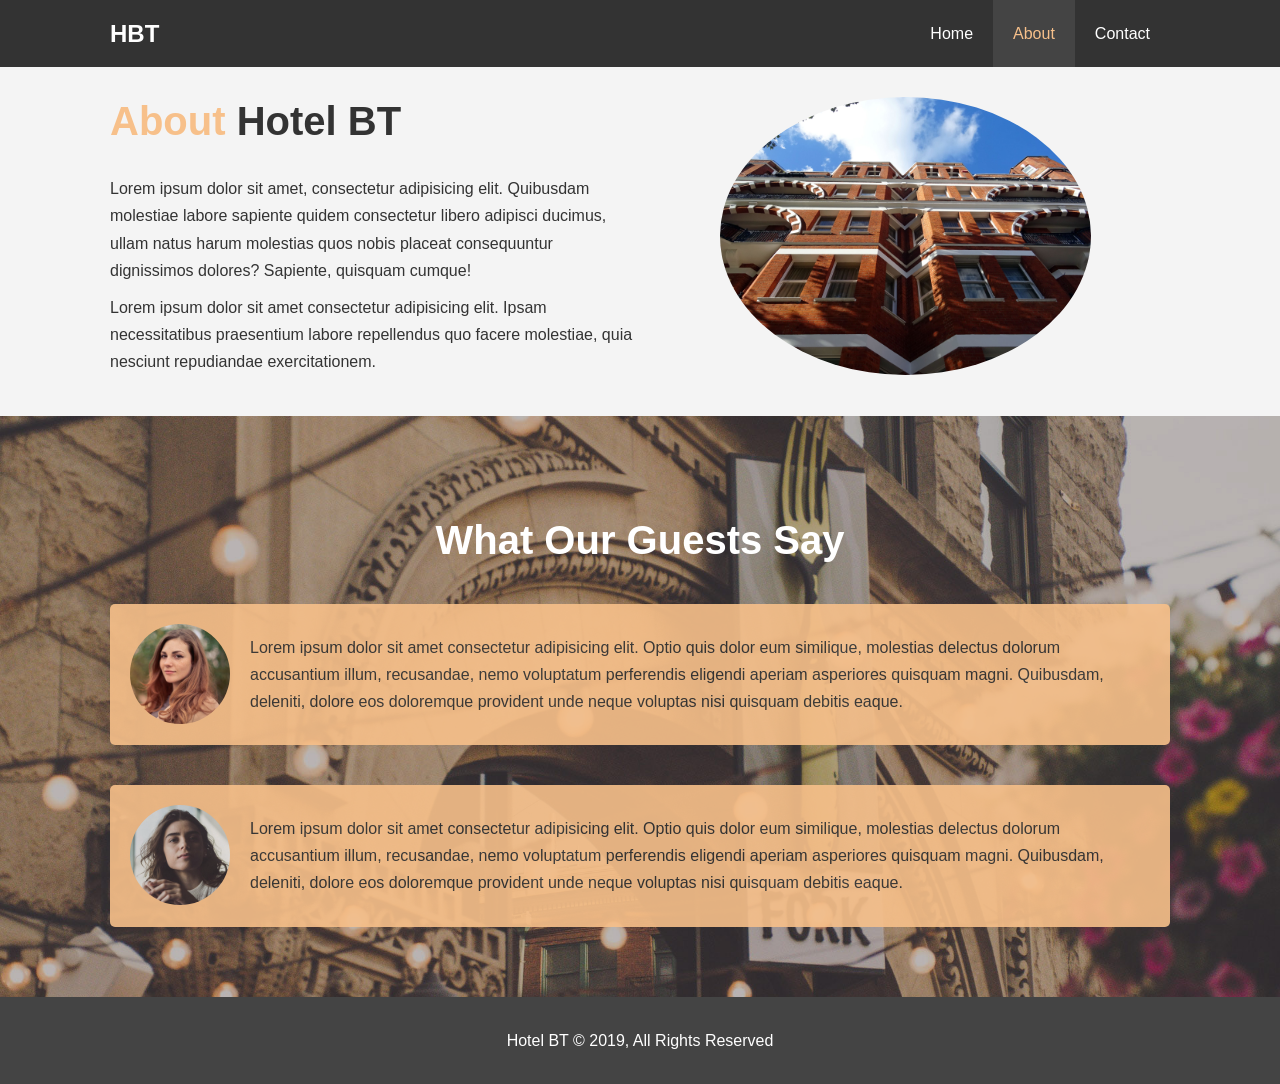
<file: Hotel_website/about.html>
<!DOCTYPE html>
<html lang="en">
  <head>
    <meta charset="UTF-8" />
    <meta name="viewport" content="width=device-width, initial-scale=1.0" />
    <meta
      name="description"
      content="Welcome to the most extraordinary hotel in Boston Massachusetts"
    />
    <meta name="keywords" content="hotel, boston hotel, new england hotel" />
    <link rel="stylesheet" href="css/style.css" />
    <link
      rel="stylesheet"
      media="screen and (max-width: 768px)"
      href="css/mobile.css"
    />
    <title>Hotel BT | About</title>
  </head>
  <body>
    <header>
      <nav id="navbar">
        <div class="container">
          <h1 class="logo"><a href="index.html">HBT</a></h1>
          <ul>
            <li><a href="index.html">Home</a></li>
            <li><a class="current" href="about.html">About</a></li>
            <li><a href="contact.html">Contact</a></li>
          </ul>
        </div>
      </nav>
    </header>
    <section id="about-info" class="bg-light py-3">
      <div class="container">
        <div class="info-left">
          <h1 class="l-heading">
            <span class="text-primary">About</span> Hotel BT
          </h1>
          <p>
            Lorem ipsum dolor sit amet, consectetur adipisicing elit. Quibusdam
            molestiae labore sapiente quidem consectetur libero adipisci
            ducimus, ullam natus harum molestias quos nobis placeat consequuntur
            dignissimos dolores? Sapiente, quisquam cumque!
          </p>
          <p>
            Lorem ipsum dolor sit amet consectetur adipisicing elit. Ipsam
            necessitatibus praesentium labore repellendus quo facere molestiae,
            quia nesciunt repudiandae exercitationem.
          </p>
        </div>
        <div class="info-right">
          <img src="./img/photo-2.jpg" alt="hotel" />
        </div>
      </div>
    </section>
    <div class="clr"></div>
    <section id="testimonials" class="py-3">
      <div class="container">
        <h2 class="l-heading">What Our Guests Say</h2>
        <div class="testimonial bg-primary">
          <img src="./img/person-1.jpg" alt="Samantha" />
          <p>
            Lorem ipsum dolor sit amet consectetur adipisicing elit. Optio quis
            dolor eum similique, molestias delectus dolorum accusantium illum,
            recusandae, nemo voluptatum perferendis eligendi aperiam asperiores
            quisquam magni. Quibusdam, deleniti, dolore eos doloremque provident
            unde neque voluptas nisi quisquam debitis eaque.
          </p>
        </div>
        <div class="testimonial bg-primary">
          <img src="./img/person-2.jpg" alt="Jen" />
          <p>
            Lorem ipsum dolor sit amet consectetur adipisicing elit. Optio quis
            dolor eum similique, molestias delectus dolorum accusantium illum,
            recusandae, nemo voluptatum perferendis eligendi aperiam asperiores
            quisquam magni. Quibusdam, deleniti, dolore eos doloremque provident
            unde neque voluptas nisi quisquam debitis eaque.
          </p>
        </div>
      </div>
    </section>
    <footer id="main-footer">
      <p>Hotel BT &copy; 2019, All Rights Reserved</p>
    </footer>
  </body>
</html>
</file>
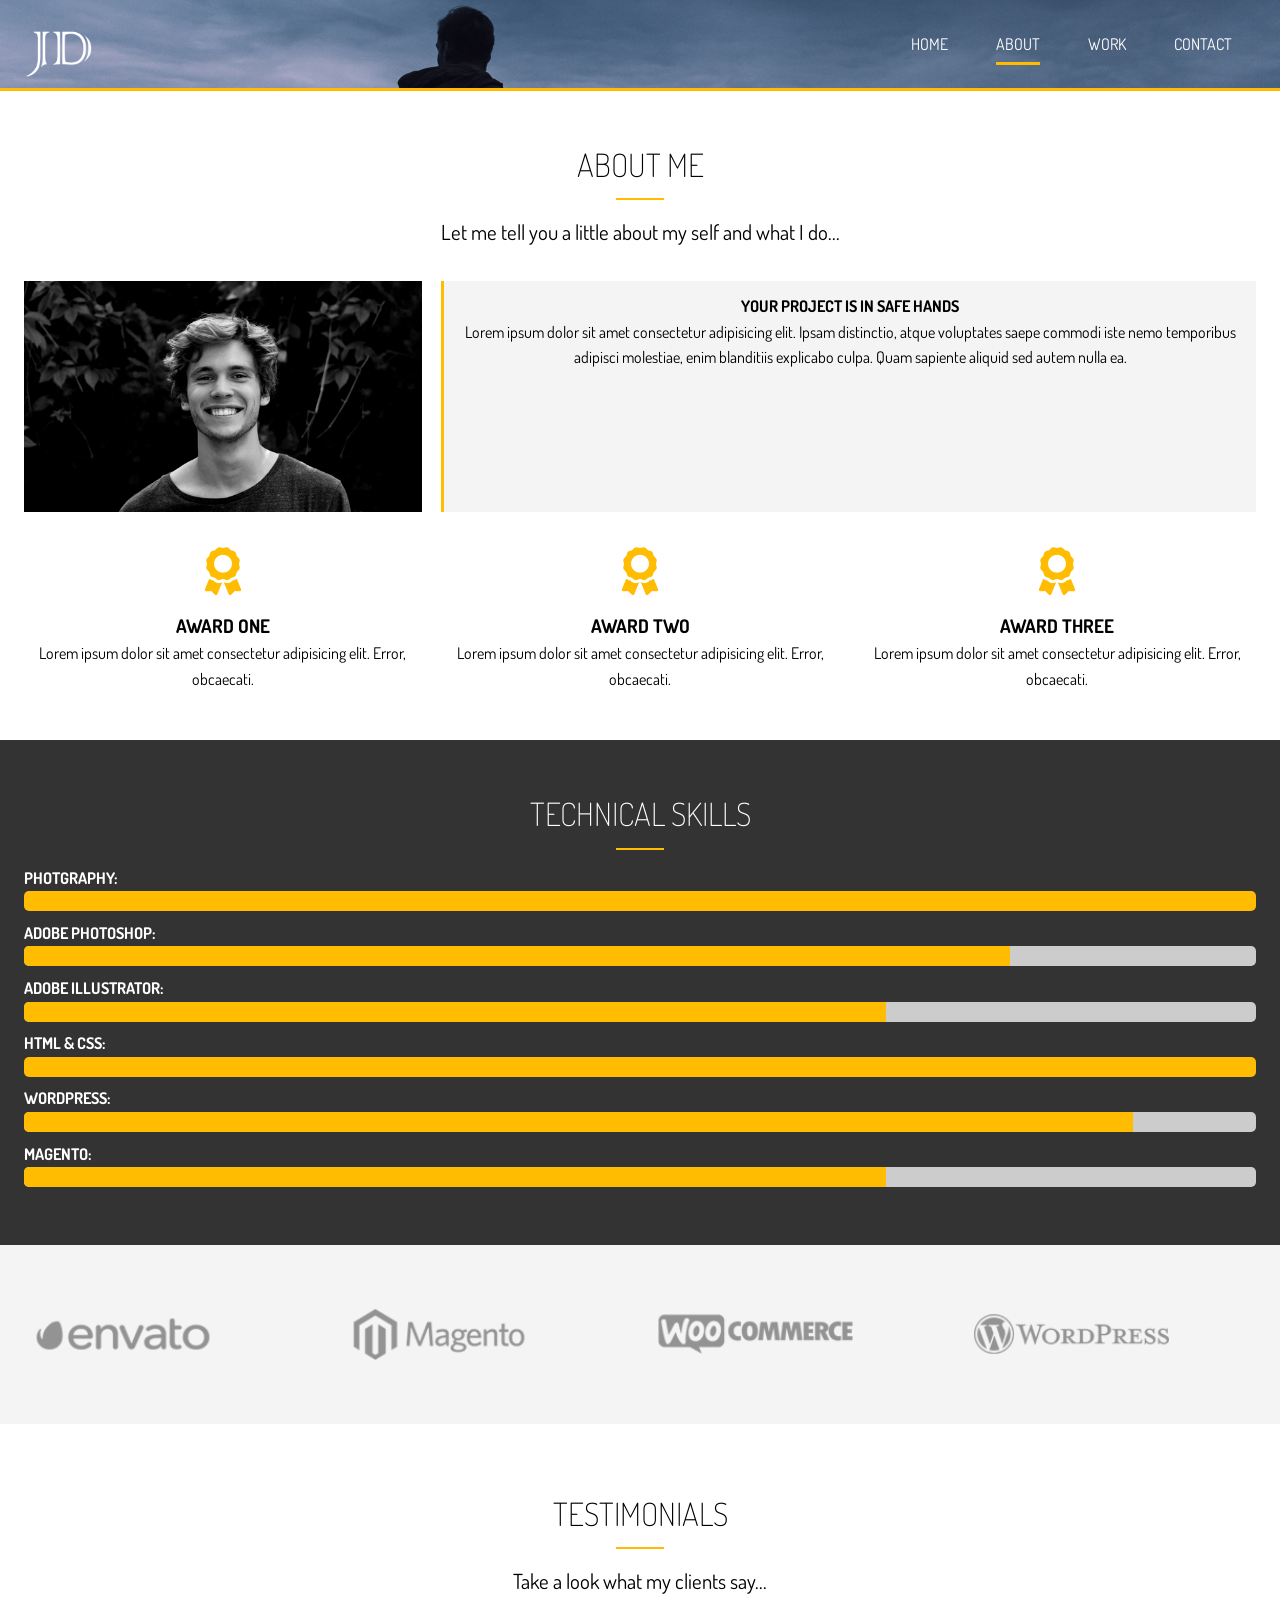
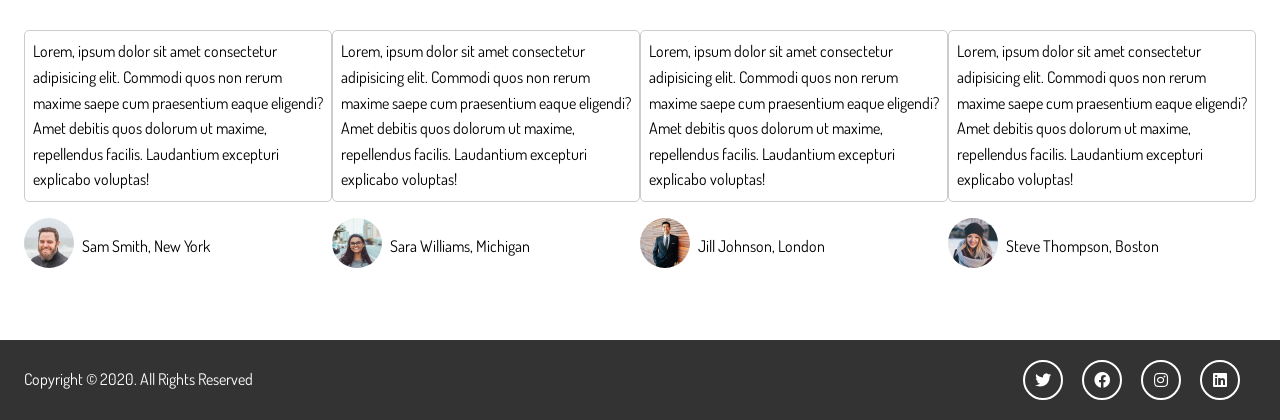
<file: JD_Portfolio/about.html>
<!DOCTYPE html>
<html lang="en">
  <head>
    <meta charset="UTF-8" />
    <meta name="viewport" content="width=device-width, initial-scale=1.0" />
    <link
      rel="stylesheet"
      href="https://cdnjs.cloudflare.com/ajax/libs/font-awesome/5.13.1/css/all.min.css"
      integrity="sha512-xA6Hp6oezhjd6LiLZynuukm80f8BoZ3OpcEYaqKoCV3HKQDrYjDE1Gu8ocxgxoXmwmSzM4iqPvCsOkQNiu41GA=="
      crossorigin="anonymous"
    />
    <link
      href="https://fonts.googleapis.com/css2?family=Dosis:wght@500&display=swap"
      rel="stylesheet"
    />
    <link rel="stylesheet" href="css/main.css" />
    <title>About Me | UI/UX Designer & Photographer</title>
  </head>
  <body>
    <!-- Header -->
    <header id="header-inner">
      <div class="container">
        <nav id="main-nav">
          <img src="img/logo.png" alt="My Portfolio" id="logo" />
          <ul>
            <li><a href="index.html">Home</a></li>
            <li><a href="about.html" class="current">About</a></li>
            <li><a href="work.html">Work</a></li>
            <li><a href="contact.html">Contact</a></li>
          </ul>
        </nav>
      </div>
    </header>

    <!-- Section A: Info -->
    <section id="about-a" class="text-center py-3">
      <div class="container">
        <h2 class="section-title">About Me</h2>
        <div class="bottom-line"></div>
        <p class="lead">
          Let me tell you a little about my self and what I do...
        </p>
        <div class="about-info">
          <img src="img/about.jpg" alt="me" class="bio-image" />
          <div class="bio bg-light">
            <h4>Your Project Is In Safe Hands</h4>
            <p>
              Lorem ipsum dolor sit amet consectetur adipisicing elit. Ipsam
              distinctio, atque voluptates saepe commodi iste nemo temporibus
              adipisci molestiae, enim blanditiis explicabo culpa. Quam sapiente
              aliquid sed autem nulla ea.
            </p>
          </div>
          <div class="award-1">
            <i class="fas fa-award fa-3x"></i>
            <h3>Award One</h3>
            <p>
              Lorem ipsum dolor sit amet consectetur adipisicing elit. Error,
              obcaecati.
            </p>
          </div>
          <div class="award-2">
            <i class="fas fa-award fa-3x"></i>
            <h3>Award Two</h3>
            <p>
              Lorem ipsum dolor sit amet consectetur adipisicing elit. Error,
              obcaecati.
            </p>
          </div>
          <div class="award-3">
            <i class="fas fa-award fa-3x"></i>
            <h3>Award Three</h3>
            <p>
              Lorem ipsum dolor sit amet consectetur adipisicing elit. Error,
              obcaecati.
            </p>
          </div>
        </div>
      </div>
    </section>

    <!-- Section B: Progress Bars -->
    <section id="about-b" class="bg-dark py-3">
      <div class="container">
        <h2 class="section-title">Technical Skills</h2>
        <div class="bottom-line"></div>
        <h4>Photgraphy:</h4>
        <div class="progress">
          <div style="width: 100%;"></div>
        </div>
        <h4>Adobe Photoshop:</h4>
        <div class="progress">
          <div style="width: 80%;"></div>
        </div>
        <h4>Adobe Illustrator:</h4>
        <div class="progress">
          <div style="width: 70%;"></div>
        </div>
        <h4>HTML & CSS:</h4>
        <div class="progress">
          <div style="width: 100%;"></div>
        </div>
        <h4>Wordpress:</h4>
        <div class="progress">
          <div style="width: 90%;"></div>
        </div>
        <h4>Magento:</h4>
        <div class="progress">
          <div style="width: 70%;"></div>
        </div>
      </div>
    </section>

    <!-- Section C: Logos -->
    <section id="about-c" class="py-4 bg-light">
      <div class="container">
        <div class="about-logos">
          <img src="img/about-logos/logo-envato.png" alt="envato-logo" />
          <img src="img/about-logos/logo-magento.png" alt="magento-logo" />
          <img
            src="img/about-logos/logo-woocommerce.png"
            alt="woocommerce-logo"
          />
          <img src="img/about-logos/logo-wordpress.png" alt="wordpress-logo" />
        </div>
      </div>
    </section>

    <!-- Section D: Testimonials -->
    <section id="about-d" class="py-4">
      <div class="container">
        <h2 class="section-title">Testimonials</h2>
        <div class="bottom-line"></div>
        <p class="lead text-center">Take a look what my clients say...</p>
        <div class="testimonials">
          <div>
            <p>
              Lorem, ipsum dolor sit amet consectetur adipisicing elit. Commodi
              quos non rerum maxime saepe cum praesentium eaque eligendi? Amet
              debitis quos dolorum ut maxime, repellendus facilis. Laudantium
              excepturi explicabo voluptas!
            </p>
            <ul>
              <li><img src="img/testimonials/person1.jpg" alt="person1" /></li>
              <li>Sam Smith, New York</li>
            </ul>
          </div>
          <div>
            <p>
              Lorem, ipsum dolor sit amet consectetur adipisicing elit. Commodi
              quos non rerum maxime saepe cum praesentium eaque eligendi? Amet
              debitis quos dolorum ut maxime, repellendus facilis. Laudantium
              excepturi explicabo voluptas!
            </p>
            <ul>
              <li><img src="img/testimonials/person2.jpg" alt="person2" /></li>
              <li>Sara Williams, Michigan</li>
            </ul>
          </div>
          <div>
            <p>
              Lorem, ipsum dolor sit amet consectetur adipisicing elit. Commodi
              quos non rerum maxime saepe cum praesentium eaque eligendi? Amet
              debitis quos dolorum ut maxime, repellendus facilis. Laudantium
              excepturi explicabo voluptas!
            </p>
            <ul>
              <li><img src="img/testimonials/person3.jpg" alt="person3" /></li>
              <li>Jill Johnson, London</li>
            </ul>
          </div>
          <div>
            <p>
              Lorem, ipsum dolor sit amet consectetur adipisicing elit. Commodi
              quos non rerum maxime saepe cum praesentium eaque eligendi? Amet
              debitis quos dolorum ut maxime, repellendus facilis. Laudantium
              excepturi explicabo voluptas!
            </p>
            <ul>
              <li><img src="img/testimonials/person4.jpg" alt="person4" /></li>
              <li>Steve Thompson, Boston</li>
            </ul>
          </div>
        </div>
      </div>
    </section>

    <!-- Footer -->
    <footer id="main-footer">
      <div class="footer-content container">
        <p>Copyright &copy; 2020. All Rights Reserved</p>
        <div class="social">
          <i class="fab fa-twitter"></i>
          <i class="fab fa-facebook"></i>
          <i class="fab fa-instagram"></i>
          <i class="fab fa-linkedin"></i>
        </div>
      </div>
    </footer>
  </body>
</html>
</file>
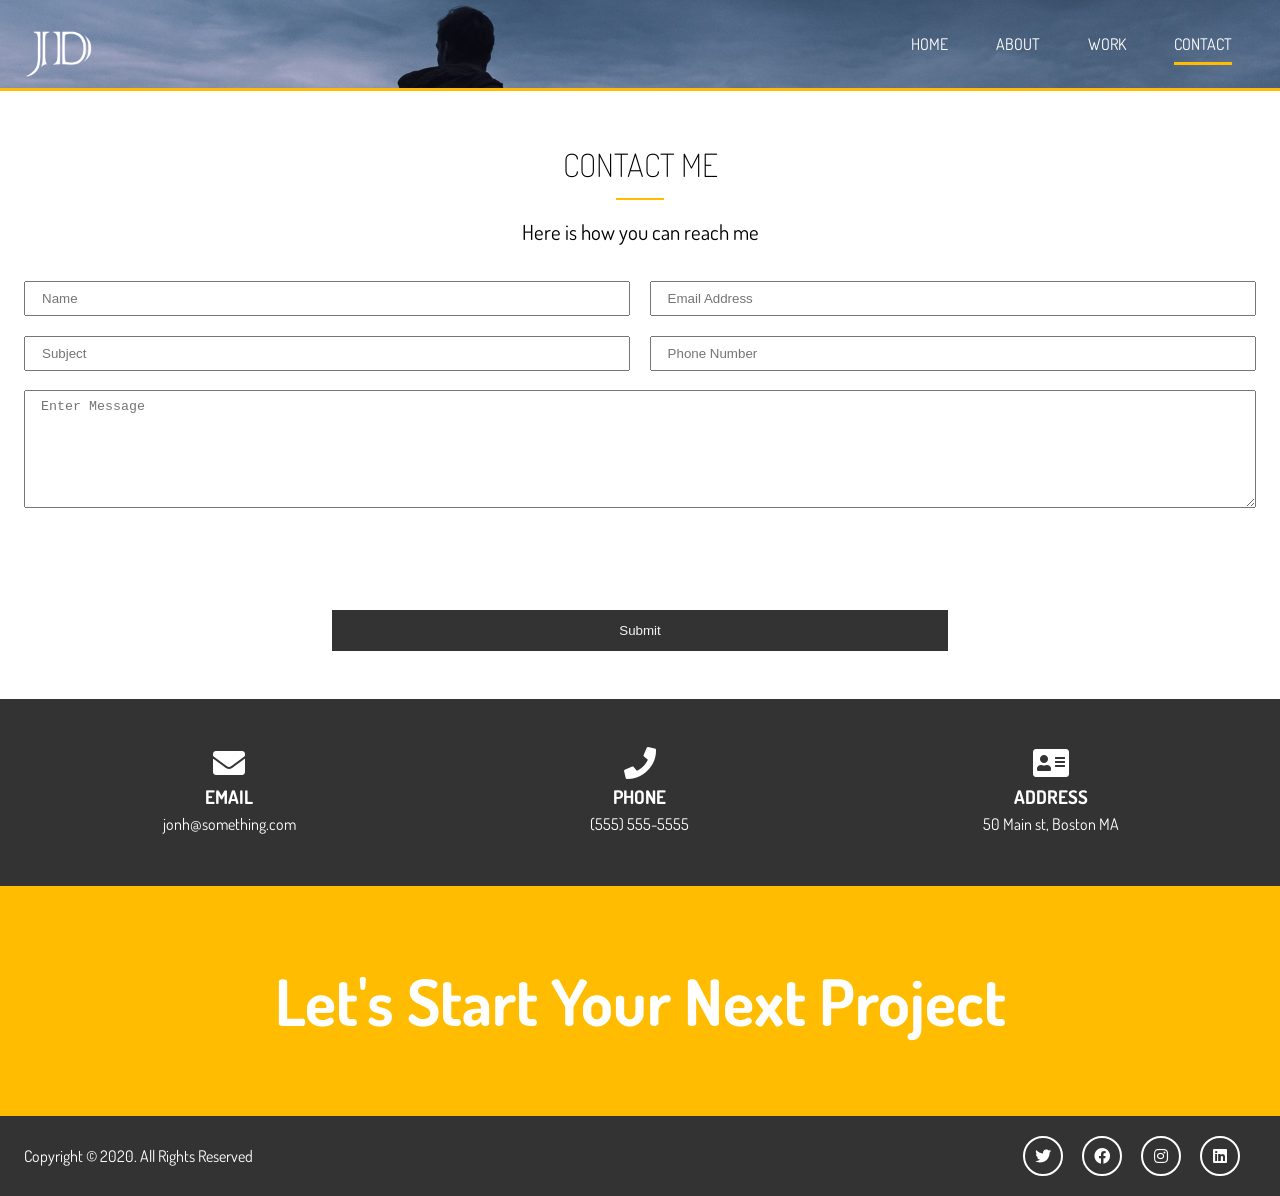
<file: JD_Portfolio/contact.html>
<!DOCTYPE html>
<html lang="en">
  <head>
    <meta charset="UTF-8" />
    <meta name="viewport" content="width=device-width, initial-scale=1.0" />
    <link
      rel="stylesheet"
      href="https://cdnjs.cloudflare.com/ajax/libs/font-awesome/5.13.1/css/all.min.css"
      integrity="sha512-xA6Hp6oezhjd6LiLZynuukm80f8BoZ3OpcEYaqKoCV3HKQDrYjDE1Gu8ocxgxoXmwmSzM4iqPvCsOkQNiu41GA=="
      crossorigin="anonymous"
    />
    <link
      href="https://fonts.googleapis.com/css2?family=Dosis:wght@500&display=swap"
      rel="stylesheet"
    />
    <link rel="stylesheet" href="css/main.css" />
    <title>Contact Me | UI/UX Designer & Photographer</title>
  </head>
  <body>
    <!-- Header -->
    <header id="header-inner">
      <div class="container">
        <nav id="main-nav">
          <img src="img/logo.png" alt="My Portfolio" id="logo" />
          <ul>
            <li><a href="index.html">Home</a></li>
            <li><a href="about.html">About</a></li>
            <li><a href="work.html">Work</a></li>
            <li><a href="contact.html" class="current">Contact</a></li>
          </ul>
        </nav>
      </div>
    </header>

    <!-- Section A: Contact Form -->
    <section id="contact-a" class="text-center py-3">
      <div class="container">
        <h2 class="section-title">Contact Me</h2>
        <div class="bottom-line"></div>
        <p class="lead">Here is how you can reach me</p>
        <form method="POST" data-netlify-recaptcha="true" data-netlify="true">
          <div class="text-fields">
            <input
              type="text"
              class="text-input name-input"
              placeholder="Name"
              name="name"
            />
            <input
              type="text"
              class="text-input subject-input"
              placeholder="Subject"
              name="subject"
            />
            <input
              type="email"
              class="text-input email-input"
              placeholder="Email Address"
              name="email"
            />
            <input
              type="text"
              class="text-input phone-input"
              placeholder="Phone Number"
              name="phone"
            />
            <textarea
              class="text-input message-input"
              placeholder="Enter Message"
              name="message"
            ></textarea>
            <div class="my-2">
              <div data-netlify-recaptcha="true"></div>
            </div>
          </div>
          <button type="submit" class="btn-dark">Submit</button>
        </form>
      </div>
    </section>

    <!-- Section B: Contact Info -->
    <section id="contact-b" class="py-3 bg-dark">
      <div class="container">
        <div class="contact-info">
          <div>
            <i class="fas fa-envelope fa-2x"></i>
            <h3>Email</h3>
            <p>jonh@something.com</p>
          </div>
          <div>
            <i class="fas fa-phone fa-2x"></i>
            <h3>Phone</h3>
            <p>(555) 555-5555</p>
          </div>
          <div>
            <i class="fas fa-address-card fa-2x"></i>
            <h3>Address</h3>
            <p>50 Main st, Boston MA</p>
          </div>
        </div>
      </div>
    </section>

    <!-- Section C: Tagline -->
    <section id="contact-c" class="bg-main py-4">
      <div class="container">
        <h1>Let's Start Your Next Project</h1>
      </div>
    </section>

    <!-- Footer -->
    <footer id="main-footer">
      <div class="footer-content container">
        <p>Copyright &copy; 2020. All Rights Reserved</p>
        <div class="social">
          <i class="fab fa-twitter"></i>
          <i class="fab fa-facebook"></i>
          <i class="fab fa-instagram"></i>
          <i class="fab fa-linkedin"></i>
        </div>
      </div>
    </footer>
  </body>
</html>
</file>
<file: JD_Portfolio/css/main.css>
.container {
  max-width: 1280px;
  padding: 0 1.5rem;
  margin: auto;
  overflow: hidden; }

.btn-main, .btn-light, .btn-dark {
  display: inline-block;
  padding: 0.8rem 2rem;
  transition: all 0.7s;
  border: none;
  cursor: pointer; }

.btn-main {
  color: #333;
  background-color: #ffbc00; }

.btn-light {
  color: #333;
  background-color: #f4f4f4; }

.btn-dark {
  color: #f4f4f4;
  background-color: #333; }

button[class^="btn-"]:hover,
a[class^="btn-"]:hover,
input[class^="btn-"]:hover {
  background-color: #ffbc00; }

.bg-main {
  background: #ffbc00;
  color: #fff; }

.bg-dark {
  background: #333;
  color: #fff; }

.bg-light {
  background: #f4f4f4;
  color: #000; }

.bg-medium {
  background: #ccc;
  color: #000; }

.lead {
  font-size: 1.3rem;
  margin-bottom: 2rem; }

.text-center {
  text-align: center; }

.py-1 {
  padding: 1rem 0; }

.py-2 {
  padding: 2rem 0; }

.py-3 {
  padding: 3rem 0; }

.py-4 {
  padding: 4rem 0; }

.my-1 {
  margin: 1rem 0; }

.my-2 {
  margin: 2rem 0; }

.my-3 {
  margin: 3rem 0; }

.my-4 {
  margin: 4rem 0; }

.section-title {
  font-size: 2rem;
  display: block;
  padding-bottom: 0.5rem;
  text-align: center;
  font-weight: 100;
  text-transform: uppercase; }

.bottom-line {
  height: 2px;
  width: 3rem;
  background: #ffbc00;
  display: block;
  margin: 0 auto 1rem auto; }

.items {
  display: grid;
  grid-template-columns: repeat(3, 1fr);
  box-shadow: 0 5px 10px rgba(0, 0, 0, 0.3); }

.item {
  position: relative;
  background: #ffbc00;
  overflow: hidden; }
  .item:after {
    content: "";
    position: absolute;
    display: block;
    background: inherit;
    opacity: 0.9;
    top: 0;
    left: 0;
    width: 100%;
    height: 100%;
    transform: scale(2) translateX(-75%) translateY(-75%) rotate(-28deg);
    transition: transform 3s cubic-bezier(0.2, 1, 0.3, 1); }
  .item:hover:after {
    transform: scale(2) translateX(0) translateY(0) rotate(-28deg); }
  .item:hover .item-image {
    transform: scale(1.2); }
  .item:hover .item-text {
    opacity: 1;
    transform: translateY(0); }
  .item-image {
    height: auto;
    transform: translateZ(0);
    display: block;
    transition: transform 750ms cubic-bezier(0.2, 1, 0.3, 1); }
  .item-image:before {
    content: "";
    display: block;
    padding-top: 75%;
    overflow: hidden; }
  .item-image img {
    position: absolute;
    top: 0;
    left: 0;
    width: 100%;
    height: auto;
    line-height: 0; }
  .item-text {
    position: absolute;
    top: 0;
    left: 0;
    bottom: 0;
    right: 0;
    opacity: 0;
    text-align: center;
    z-index: 1;
    color: #fff;
    transform: translateY(-20%);
    transition: opacity 500ms cubic-bezier(0.2, 1, 0.3, 1), transform 500ms cubic-bezier(0.2, 1, 0.3, 1);
    transition-delay: 300ms; }
  .item-text-wrap {
    position: absolute;
    width: 100%;
    top: 50%;
    transform: translateY(-50%); }
  .item-text-title {
    font-size: 2rem;
    padding: 0 1rem;
    margin: 5px 0 0 0; }
  .item-text-category {
    text-transform: uppercase;
    font-size: 1.2rem;
    opacity: 0.7;
    margin: 0; }

* {
  margin: 0;
  padding: 0; }

body {
  font-family: "Dosis", sans-serif;
  line-height: 1.6;
  background: #fff; }

a {
  text-decoration: none;
  color: #333; }

ul {
  list-style: none; }

h2,
h3,
h4 {
  text-transform: uppercase; }

img {
  width: 100%; }

#logo {
  width: 70px;
  height: 70px;
  color: #fff;
  text-transform: uppercase; }

#main-nav {
  display: flex;
  justify-content: space-between;
  padding-top: 1rem; }
  #main-nav ul {
    display: flex; }
  #main-nav li {
    padding: 1rem 1.5rem; }
  #main-nav a {
    text-decoration: none;
    color: #fff;
    text-transform: uppercase;
    border-bottom: 3px solid transparent;
    padding-bottom: 0.5rem;
    transition: border-color 0.9s; }
    #main-nav a:hover {
      border-color: #ccc; }
    #main-nav a.current {
      border-color: #ffbc00; }

#header-home {
  background: url("../img/showcase.jpg") no-repeat center right/cover;
  height: 100vh;
  color: #fff; }
  #header-home .header-content {
    text-align: center;
    padding-top: 20%; }
    #header-home .header-content h1 {
      font-size: 4rem;
      line-height: 1.2; }

#header-inner {
  background: url("../img/showcase.jpg") no-repeat 20% 30%/cover;
  height: 5.5rem;
  border-bottom: 3px solid #ffbc00; }

#home-a .specials {
  margin-top: 3rem;
  display: grid;
  grid-gap: 1rem;
  grid-template-columns: repeat(4, 1fr); }
  #home-a .specials .fas {
    color: #ffbc00;
    padding-bottom: 0.4rem; }

#home-b .stats {
  display: grid;
  grid-template-columns: repeat(4, 1fr); }
  #home-b .stats li {
    line-height: 2; }
    #home-b .stats li.stats-title {
      font-size: 1.5rem; }
    #home-b .stats li.stats-number {
      font-size: 2rem;
      font-weight: bold; }
  #home-b .stats div {
    padding: 3rem; }
    #home-b .stats div:nth-child(odd) {
      background: #f4f4f4; }
    #home-b .stats div:nth-child(even) {
      background: #ccc; }

#home-c .process {
  display: grid;
  grid-template-columns: repeat(4, 1fr);
  grid-template-rows: 350px;
  grid-gap: 1.5rem;
  text-align: center; }
  #home-c .process-step {
    position: absolute;
    top: 0;
    right: 0;
    font-size: 28px;
    background: #ffbc00;
    color: #fff;
    border-radius: 50%;
    height: 15px;
    width: 15px;
    line-height: 15px;
    padding: 1rem;
    transition: all 1s; }
  #home-c .process-icon {
    border-radius: 50%;
    background: #333;
    color: #fff;
    padding: 2rem;
    width: 70px;
    height: 70px;
    line-height: 70px;
    text-align: center;
    position: relative;
    transition: all 1s; }
    #home-c .process-icon:hover {
      background: #ffbc00;
      width: 90px;
      height: 90px;
      line-height: 90px; }
      #home-c .process-icon:hover .process-step {
        background: #333;
        color: #fff; }

#about-a .about-info {
  display: grid;
  grid-template-areas: "bioimage bio bio" "aw1 aw2 aw3";
  grid-gap: 1.2rem; }

#about-a .bio-image {
  grid-area: bioimage; }

#about-a .bio {
  grid-area: bio;
  border-left: 3px solid #ffbc00;
  padding: 0.8rem; }

#about-a .award-1 {
  grid-area: aw1; }

#about-a .award-2 {
  grid-area: aw2; }

#about-a .award-3 {
  grid-area: aw3; }

#about-a .award-1 .fas,
#about-a .award-2 .fas,
#about-a .award-3 .fas {
  color: #ffbc00;
  margin: 1rem; }

#about-b .progress {
  overflow: hidden;
  height: 20px;
  background: #ccc;
  border-radius: 5px;
  margin-bottom: 0.6rem; }
  #about-b .progress div {
    height: 100%;
    color: #fff;
    text-align: center;
    background: #ffbc00; }

#about-c .about-logos {
  display: grid;
  grid-template-columns: repeat(4, 1fr);
  grid-gap: 2rem; }
  #about-c .about-logos img {
    width: 70%; }

#about-d .testimonials {
  display: grid;
  grid-template-columns: repeat(4, 1fr); }
  #about-d .testimonials ul {
    list-style: none;
    margin-top: 1rem;
    display: flex;
    align-items: center; }
  #about-d .testimonials p {
    border: 1px solid #ccc;
    border-radius: 5px;
    padding: 0.5rem; }
  #about-d .testimonials img {
    width: 50px;
    height: 50px;
    border-radius: 50%;
    margin-right: 0.5rem; }

#contact-a .text-fields {
  display: grid;
  grid-template-areas: "name email" "subject phone" "message message";
  grid-gap: 1.2rem;
  margin-bottom: 1.2rem; }
  #contact-a .text-fields .name-input {
    grid-area: name; }
  #contact-a .text-fields .email-input {
    grid-area: email; }
  #contact-a .text-fields .subject-input {
    grid-area: subject; }
  #contact-a .text-fields .phone-input {
    grid-area: phone; }
  #contact-a .text-fields .message-input {
    grid-area: message;
    height: 100px; }
  #contact-a .text-fields .text-input {
    padding: 0.5rem 1rem; }

#contact-a button[type="submit"] {
  width: 50%; }

#contact-b .contact-info {
  display: grid;
  grid-template-columns: repeat(3, 1fr);
  text-align: center; }

#contact-c h1 {
  text-align: center;
  font-size: 4rem; }

#main-footer {
  background: #333;
  color: #fff;
  height: 5rem; }
  #main-footer .footer-content {
    display: flex;
    justify-content: space-between;
    height: 5rem;
    align-items: center; }
    #main-footer .footer-content .social .fab {
      margin-right: 1rem;
      border: 2px solid #fff;
      border-radius: 50%;
      height: 20px;
      width: 20px;
      line-height: 20px;
      text-align: center;
      padding: 0.5rem; }
      #main-footer .footer-content .social .fab:hover {
        background: #ffbc00; }

@media (max-width: 800px) {
  #header-home {
    height: 30rem; }
    #header-home .header-content {
      padding-top: 5rem; } }

@media (max-width: 500px) {
  #main-nav {
    flex-direction: column;
    align-items: center; }
    #main-nav li {
      padding: 1rem; }
  #header-home {
    height: 10rem;
    border-bottom: 3px solid #ffbc00;
    background-position: 20% 30%; }
    #header-home .header-content {
      display: none; }
  #header-inner {
    height: 10rem; }
  #home-a .specials,
  #home-b .stats,
  #home-c .process,
  #about-d .testimonials,
  #contact-b .contact-info,
  .items {
    grid-template-columns: 1fr; }
  #home-a .specials div {
    border-bottom: 1px solid #f4f4f4;
    padding-bottom: 1rem; }
    #home-a .specials div:last-child {
      border: none;
      padding-bottom: 0; }
  #home-b .stats div {
    padding: 2rem 0 1rem; }
  #about-a .about-info {
    grid-template-areas: "bioimage" "bio" "aw1" "aw2" "aw3"; }
  #about-c {
    display: none; }
  #contact-a .text-fields {
    grid-template-areas: "name" "subject" "email" "phone" "message"; }
  #contact-b div {
    margin-bottom: 1rem;
    padding-bottom: 1rem;
    border-bottom: 1px solid #555; }
    #contact-b div:last-child {
      border: none;
      margin-bottom: 0;
      padding-bottom: 0; }
  #contact-c h1 {
    font-size: 2rem; }
  #main-footer {
    height: 7rem; }
    #main-footer .footer-content {
      flex-direction: column;
      padding: 1rem;
      height: 5rem; } }

@media (max-height: 580px) {
  #header-home .header-content {
    padding-top: 3rem; } }

@media (max-height: 330px) {
  #header-home .header-content h1 {
    font-size: 2rem; } }
</file>
<file: News_project/css/style.css>
:root {
  --primary-color: #c72727;
  --secondary-color: #f99500;
  --light-color: #f3f3f3;
  --dark-color: #333;
  --max-width: 1100px;
}

.category {
  --sports-color: #f99500;
  --ent-color: #a66bbe;
  --tech-color: #009cff;
}

* {
  padding: 0;
  margin: 0;
  box-sizing: border-box;
}

body {
  font-family: "Lato", sans-serif;
  line-height: 1.5;
  background: var(--light-color);
}

a {
  color: #333;
  text-decoration: none;
}

ul {
  list-style: none;
}

p {
  margin: 0.5rem 0;
}

img {
  width: 100%;
}

h1,
h2,
h3,
h4,
h5,
h6 {
  font-family: "Staatliches", cursive;
  margin-bottom: 1.55rem;
  line-height: 1.3;
}

/* Utility */
.container {
  max-width: var(--max-width);
  margin: auto;
  padding: 0 2rem;
  overflow: hidden;
}

.category {
  display: inline-block;
  color: #fff;
  font-size: 0.55rem;
  text-transform: uppercase;
  padding: 0.4rem 0.6rem;
  border-radius: 15px;
  margin-bottom: 0.5rem;
}

.category-sports {
  background: var(--sports-color);
}
.category-ent {
  background: var(--ent-color);
}
.category-tech {
  background: var(--tech-color);
}

.btn {
  display: inline-block;
  border: none;
  background: var(--dark-color);
  color: #fff;
  padding: 0.5rem 1.5rem;
}

.btn-light {
  background: var(--light-color);
}
.btn-primary {
  background: var(--primary-color);
}
.btn-secondary {
  background: var(--secondary-color);
}

.btn:hover {
  opacity: 0.9;
}

.btn-block {
  display: block;
  width: 100%;
  text-align: center;
}

.card {
  background: #fff;
  padding: 1rem;
}

.bg-dark {
  background: var(--dark-color);
  color: #fff;
}

.bg-primary {
  background: var(--primary-color);
  color: #fff;
}

.bg-secondary {
  background: var(--secondary-color);
  color: #fff;
}

.bg-dark h1,
.bg-dark h2,
.bg-dark h3,
.bg-dark a,
.bg-primary h1,
.bg-primary h2,
.bg-primary h3,
.bg-primary a,
.bg-secondary h1,
.bg-secondary h2,
.bg-secondary h3,
.bg-secondary a {
  color: #fff;
}

/* Padding classes */
.py-1 {
  padding: 1.5rem 0;
}
.py-2 {
  padding: 2rem 0;
}
.py-3 {
  padding: 3rem 0;
}

.p-1 {
  padding: 1.5;
}
.p-2 {
  padding: 2;
}
.p-3 {
  padding: 3;
}

.l-heading {
  font-size: 3rem;
}

.list li {
  padding: 0.5rem 0;
  border-bottom: 1px dotted #555;
  width: 90%;
}

.list li a:hover {
  color: var(--primary-color) !important;
}

/* AKA ABOUT */
/* Inner page grid container */
.page-container {
  display: grid;
  grid-template-columns: 5fr 2fr;
  margin: 2rem 0;
  grid-gap: 1.5rem;
}

.page-container > *:first-child {
  grid-row: 1 / span 3;
}

/* Navigation */
#main-nav {
  background: #fff;
  position: sticky;
  top: 0;
  z-index: 2;
}

#main-nav .container {
  display: grid;
  grid-template-columns: 6fr 3fr 2fr;
  padding: 1rem;
  align-items: center;
}

#main-nav .logo {
  width: 180px;
}

#main-nav ul {
  display: flex;
  justify-self: end;
}

#main-nav ul li a {
  padding: 0.75rem;
  font-weight: bold;
}

#main-nav ul li a.current {
  background: var(--primary-color);
  color: #fff;
}

#main-nav ul li a:hover {
  background: var(--light-color);
  color: var(--dark-color);
}

#main-nav .social {
  justify-self: center;
}

#main-nav .social i {
  color: #777;
  margin-right: 0.5rem;
}

/* Showcase */
#showcase {
  color: #fff;
  background: #333;
  padding: 2rem;
  position: relative;
}

#showcase:before {
  content: "";
  background: url(../img/featured.jpg) no-repeat center center/cover;
  position: absolute;
  top: 0;
  left: 0;
  width: 100%;
  height: 100%;
  opacity: 0.4;
}

#showcase .showcase-container {
  display: grid;
  grid-template-columns: repeat(2, 1fr);
  justify-content: center;
  align-items: center;
  height: 50vh;
}

#showcase .showcase-content {
  z-index: 1;
}

#showcase .showcase-content p {
  margin-bottom: 1rem;
}

/* Home Articles */
#home-articles .articles-container {
  display: grid;
  grid-template-columns: repeat(3, 1fr);
  grid-gap: 1rem;
}

#home-articles .articles-container > *:first-child,
#home-articles .articles-container > *:last-child {
  display: grid;
  grid-template-columns: repeat(2, 1fr);
  grid-gap: 1rem;
  align-items: center;
  grid-column: 1 / span 2;
}

#home-articles .articles-container > *:last-child {
  grid-column: 2 / span 2;
}

#article .meta {
  display: flex;
  justify-content: space-between;
  align-items: center;
  background: #eee;
  padding: 0.5rem;
}

#article .meta .category {
  margin-top: 0.4rem;
}

/* Footer */
#main-footer {
  background: var(--dark-color);
  color: #fff;
}

#main-footer img {
  width: 150px;
}

#main-footer a {
  color: #fff;
}

/* Footer Grid */
#main-footer .footer-container {
  display: grid;
  grid-template-columns: repeat(4, 1fr);
  grid-gap: 1.5rem;
}

#main-footer .footer-container > *:last-child {
  background: #444;
  grid-column: 1 / span 4;
  padding: 0.5rem;
  text-align: center;
  font-size: 0.75rem;
}

#main-footer .footer-container input[type="email"] {
  width: 90%;
  padding: 0.5rem;
  margin-bottom: 0.5rem;
}

#main-footer .footer-container input[type="submit"] {
  width: 90%;
}
</file>
<file: News_project/css/mobile.css>
/* Navigation */
#main-nav .social {
  display: none;
}

#main-nav .container {
  grid-template-columns: 1fr;
  grid-gap: 1.2rem;
}

#main-nav ul,
#main-nav .logo {
  justify-self: center;
}

#main-nav ul li a {
  padding: 0.5rem;
}

#home-articles .articles-container {
  grid-template-columns: repeat(2, 1fr);
}

#home-articles .articles-container > *:first-child,
#home-articles .articles-container > *:last-child {
  grid-template-columns: 1fr;
  grid-column: 1;
}

@media (max-width: 600px) {
  /* Stack Grid Items */
  #showcase .showcase-container,
  #home-articles .articles-container,
  #main-footer .footer-container {
    grid-template-columns: 1fr;
  }

  #main-footer .footer-container > *:last-child {
    grid-column: 1;
  }

  #main-footer .footer-container > *:first-child,
  #main-footer .footer-container > *:nth-child(2) {
    border-bottom: 1px dotted #444;
    padding-bottom: 1rem;
  }
  .page-container {
    grid-template-columns: 1fr;
    text-align: center;
  }
  .page-container > *:first-child {
    grid-row: 1;
  }
  .l-heading {
    font-size: 2rem;
  }
}
</file>
<file: Hotel_website/css/style.css>
/* Reset */
* {
  margin: 0;
  padding: 0;
  box-sizing: border-box;
}

/* Main Styling */
html,
body {
  font-family: "Segoe UI", Tahoma, Geneva, Verdana, sans-serif;
  line-height: 1.7em;
}

a {
  color: #333;
  text-decoration: none;
}

h1,
h2,
h3 {
  padding-bottom: 20px;
}

p {
  margin: 10px 0;
}

/* Utility Classes */
.container {
  margin: auto;
  max-width: 1100px;
  overflow: auto;
  padding: 0 20px;
}

.text-primary {
  color: #f7c08a;
}

.lead {
  font-size: 20px;
}

.btn {
  display: inline-block;
  font-size: 18px;
  color: #fff;
  background: #333;
  padding: 13px 20px;
  border: none;
  cursor: pointer;
}

.btn:hover {
  background: #f7c08a;
  color: #333;
}

.btn-light {
  background: #f4f4f4;
  color: #333;
}

.bg-dark {
  background: #333;
  color: #fff;
}

.bg-light {
  background: #f4f4f4;
  color: #333;
}

.bg-primary {
  background: #f7c08a;
  color: #333;
}

.clr {
  clear: both;
}

.l-heading {
  font-size: 40px;
  line-height: 1.2;
}

/* Padding */
.py-1 {
  padding: 10px 0;
}
.py-2 {
  padding: 20px 0;
}
.py-3 {
  padding: 30px 0;
}

/* Navbar */
#navbar {
  background: #333;
  color: #fff;
  overflow: auto;
}

#navbar a {
  color: #fff;
}

#navbar .logo {
  float: left;
  padding-top: 20px;
}

#navbar ul {
  list-style: none;
  float: right;
}

#navbar ul li {
  float: left;
}

#navbar ul li a {
  display: block;
  padding: 20px;
  text-align: center;
}

#navbar ul li a:hover,
#navbar ul li a.current {
  background: #444;
  color: #f7c08a;
}

/* Showcase */
#showcase {
  background: url("../img/showcase.jpg") no-repeat center center/cover;
  height: 600px;
}

#showcase .showcase-content {
  color: #fff;
  text-align: center;
  padding-top: 170px;
}

#showcase .showcase-content h1 {
  font-size: 60px;
  line-height: 1.2em;
}

#showcase .showcase-content p {
  padding-bottom: 20px;
  line-height: 1.7em;
}

/* Home Info */
#home-info {
  height: 450px;
}

#home-info .info-img {
  float: left;
  width: 50%;
  background: url("../img/photo-1.jpg") no-repeat;
  min-height: 100%;
}

#home-info .info-content {
  float: right;
  width: 50%;
  height: 100%;
  text-align: center;
  padding: 50px 30px;
  overflow: hidden;
}

#home-info .info-content p {
  padding-bottom: 30px;
}

/* Features */
.box {
  float: left;
  width: 33.3%;
  padding: 50px;
  text-align: center;
}

.box i {
  margin-bottom: 10px;
}

/* About Info */
#about-info .info-right {
  float: right;
  width: 50%;
  min-height: 100%;
}

#about-info .info-right img {
  display: block;
  margin: auto;
  width: 70%;
  border-radius: 50%;
}

#about-info .info-left {
  float: left;
  width: 50%;
  min-height: 100%;
}

/* Testimonials */
#testimonials {
  height: 100%;
  background: url("../img/test-bg.jpg") no-repeat center center/cover;
  padding-top: 100px;
}

#testimonials h2 {
  color: #fff;
  text-align: center;
  padding-bottom: 40px;
}

#testimonials .testimonial {
  padding: 20px;
  margin-bottom: 40px;
  border-radius: 5px;
  opacity: 0.9;
}

#testimonials .testimonial img {
  width: 100px;
  float: left;
  margin-right: 20px;
  border-radius: 50%;
}

/* Contact Form */
#contact-form .form-group {
  margin-bottom: 20px;
}

#contact-form label {
  display: block;
  margin-bottom: 5px;
}

#contact-form input,
#contact-form textarea {
  width: 100%;
  padding: 10px;
  border: 1px #ddd solid;
}

#contact-form textarea {
  height: 200px;
}

#contact-form input:focus,
#contact-form textarea:focus {
  outline: none;
  border-color: #f7c08a;
}

/* Footer */
#main-footer {
  text-align: center;
  background: #444;
  color: #fff;
  padding: 20px;
}
</file>
<file: Hotel_website/css/mobile.css>
#navbar .logo {
  float: none;
  text-align: center;
}

#navbar ul,
#navbar ul li {
  float: none;
}

#navbar ul li a {
  padding: 5px;
  border-bottom: 1px dotted #444;
}

/* Showcase */

#showcase {
  height: 100%;
}

#showcase .showcase-content {
  padding-top: 70px;
  padding-bottom: 30px;
}

/* Home Info  */

#home-info {
  height: 550px;
}

#home-info .info-img {
  display: none;
}

#home-info .info-content {
  float: none;
  width: 100%;
}

/* Boxes */

.box {
  float: none;
  width: 100%;
}

/* About */

#about-info .info-right,
#about-info .info-left {
  float: none;
  width: 100%;
}

#about-info .info-right {
  margin-top: 30px;
}

.l-heading {
  text-align: center;
}

/* Contact */

#contact-info .box {
  border-bottom: 1px dotted #444;
}
</file>
<file: css/style.min.css>
@import url("fonts.css");header{position:relative}nav{height:50px;background-color:#212121}.hamburger{display:none}.menu{display:-webkit-box;display:-ms-flexbox;display:flex;-webkit-box-pack:justify;-ms-flex-pack:justify;justify-content:space-between;padding:13px 70px;margin-bottom:0;list-style-type:none}.menu_item{border-right:2px dotted #ff5656;padding-right:43px}.menu_item:last-child{border:none}.menu_link{color:#ffffff;font-size:15px;font-weight:300;text-decoration:none}.subheader{position:absolute;width:100%;height:84px;background-color:rgba(0,0,0,0.6)}.subheader_logo{display:block;margin-top:16px;max-width:100%}.subheader_official{margin-top:3px;color:#ffffff;font-size:13px;opacity:0.5}.subheader_call{margin-top:23px;color:#ffffff;font-size:12px;font-weight:300;text-align:right}.subheader_phone{display:block;margin-top:3px;color:#ffffff;font-size:22px;font-weight:500;line-height:22px;text-transform:uppercase;text-decoration:none;text-align:right}.subheader_btn{margin-top:20px;width:172px;height:46px;border:none;border-radius:4px;background-image:-webkit-gradient(linear, left bottom, left top, from(#1eacc7), to(#4ce2ff));background-image:linear-gradient(to top, #1eacc7 0%, #4ce2ff 100%);text-shadow:1px 1px 0 rgba(0,0,0,0.21);color:#ffffff;font-size:14px;font-weight:500;text-align:center;text-transform:uppercase}.subheader_btn:hover{background-image:none;background:#ff5656}.promo{padding:151px 0 135px 0;min-height:799px;background:url("../img/firstscreen_bg.jpg") center center/cover no-repeat}.promo_btn{margin-top:20px;width:172px;height:46px;border:none;border-radius:4px;background-image:-webkit-gradient(linear, left bottom, left top, from(#1eacc7), to(#4ce2ff));background-image:linear-gradient(to top, #1eacc7 0%, #4ce2ff 100%);text-shadow:1px 1px 0 rgba(0,0,0,0.21);color:#ffffff;font-size:14px;font-weight:500;text-align:center;text-transform:uppercase;display:block;padding-top:5px;width:259px;height:63px;font-size:18px;margin:118px auto 0 auto}.promo_btn:hover{background-image:none;background:#ff5656}.promo_header{margin-bottom:0;color:#ffffff;font-size:60px;font-weight:900;line-height:47px;text-align:center;text-transform:uppercase}.promo_subheader{margin-top:22px;margin-bottom:0;color:#ffffff;font-size:36px;font-weight:700;text-align:center;text-transform:uppercase;line-height:26px}.promo_descr{margin-top:23px;color:#ffffff;font-size:18px;font-weight:300;line-height:24px;text-align:center}.label{margin:0 auto;width:112px;height:24px;background-color:#000000;color:#ffffff;font-size:11px;font-weight:100;text-align:center;text-transform:uppercase;line-height:26px}.label_white{font-weight:300;color:#070716;background-color:#ffffff}.title{margin:38px 0 0 0;color:#222222;font-size:38px;font-weight:700;text-align:center;text-transform:uppercase;line-height:26px}.title_white{color:#fff}.subtitle{margin-top:19px;color:#222222;font-size:17px;font-weight:500;text-align:center;line-height:16px}.subtitle_white{color:#fff}.advantages{min-height:900px;padding:71px 0 65px 0}.advantages_block{display:-webkit-box;display:-ms-flexbox;display:flex;-webkit-box-align:center;-ms-flex-align:center;align-items:center;-webkit-box-pack:space-evenly;-ms-flex-pack:space-evenly;justify-content:space-evenly;margin-top:35px}.advantages_round{display:-webkit-box;display:-ms-flexbox;display:flex;-webkit-box-align:center;-ms-flex-align:center;align-items:center;-webkit-box-pack:center;-ms-flex-pack:center;justify-content:center;width:113px;height:113px;border-radius:100%;background-color:#1eacc7}.advantages_descr{width:341px}.advantages_subtitle{color:#1eacc7;font-size:17px;font-weight:500}.advantages_text{color:#202020;font-size:15px;font-weight:300;line-height:23px}.mobile{min-height:864px;padding:48px 0 79px 0}.mobile .row{margin-top:13px}.mobile_item{position:relative;width:320px;height:280px;margin:19px auto 0 auto;padding-top:92px;background:url("../img/ubermobile_bg/mobilescreen_2.jpg") center center/cover no-repeat}.mobile_item_subtitle{color:#ffffff;font-size:24px;font-weight:500;text-align:center;text-transform:uppercase}.mobile_item_plus{display:-webkit-box;display:-ms-flexbox;display:flex;-webkit-box-pack:center;-ms-flex-pack:center;justify-content:center;-webkit-box-align:center;-ms-flex-align:center;align-items:center;position:absolute;bottom:35px;left:50%;-webkit-transform:translateX(-50%);transform:translateX(-50%);width:26px;height:26px;background-color:#000000;border-radius:100%;margin:0 auto;cursor:pointer}.mobile_item_plus:before{content:'';display:block;width:14px;height:2px;background-color:#1eacc7}.mobile_item_plus:after{content:'';position:absolute;left:50%;-webkit-transform:translateX(-50%);transform:translateX(-50%);display:block;width:2px;height:14px;background-color:#1eacc7}.mobile_item_plus:hover:before,.mobile_item_plus:hover:after{background-color:#ff5656}.mobile_item_1{background:url("../img/ubermobile_bg/mobilescreen_1.jpg") center center/cover no-repeat}.mobile_item_3{background:url("../img/ubermobile_bg/mobilescreen_3.jpg") center center/cover no-repeat}.mobile_item_4{background:url("../img/ubermobile_bg/mobilescreen_4.jpg") center center/cover no-repeat}.mobile_item_5{background:url("../img/ubermobile_bg/mobilescreen_5.jpg") center center/cover no-repeat}.mobile_item_6{background:url("../img/ubermobile_bg/mobilescreen_6.jpg") center center/cover no-repeat}.opportunity{position:relative;min-height:896px;padding:57px 0 138px 0}.opportunity_img{margin-top:56px;display:-webkit-box;display:-ms-flexbox;display:flex;-webkit-box-pack:center;-ms-flex-pack:center;justify-content:center}.opportunity_black{position:absolute;background-color:#111;height:499px;width:100%;z-index:-1;top:0}.opportunity_descr{color:#222222;font-size:17px;font-weight:300;line-height:24px;text-align:center}.require{padding:68px 0 84px 0}.require_block{margin:32px 0}.require_block_nbm{margin-bottom:0}.require_title{color:#1ca8c3;font-size:22px;font-weight:500;line-height:20px}.require_list{list-style-type:none;padding-left:52px;margin:20px 0 0 0}.require_list li{position:relative;margin-top:15px;line-height:22px;color:#222222;font-size:17px;font-weight:300}.require_list li:first-child{margin-top:0}.require_list li:before{content:'';position:absolute;top:2px;left:-32px;display:block;width:21px;height:20px;background:url("../icons/check_blue.svg") center center/cover no-repeat}.require_descr{color:#1ca8c3;font-size:17px;font-weight:300;margin-top:17px}.require .warning .require_title{color:#ff5656}.require .warning .require_list li:before{background:url("../icons/check_red.svg") center center/cover no-repeat}.city{position:relative;min-height:717px;background:url("../img/lastscreen_bg.jpg") center center/cover no-repeat;padding:49px 0}.city_link{position:absolute;bottom:49px;left:50%;-webkit-transform:translateX(-50%);transform:translateX(-50%);text-transform:uppercase;text-decoration:none;color:#1fbad6;font-size:15px;font-weight:500;cursor:pointer}.city_link:hover{color:#ff5656}.footer{position:relative;min-height:156px;padding:14px 23px 39px 23px}.footer a{text-decoration:none;text-transform:uppercase}.footer a:hover{color:#ff5656}.footer_media{width:30%;display:-webkit-box;display:-ms-flexbox;display:flex;margin-top:51px}.footer_media_block{display:-webkit-box;display:-ms-flexbox;display:flex;-webkit-box-pack:center;-ms-flex-pack:center;justify-content:center;-webkit-box-align:center;-ms-flex-align:center;align-items:center;width:32px;height:32px;background-color:#070716;border-radius:100%;margin-right:9px}.footer_media_block:last-child{margin-right:0}.footer_media_block span{color:#fff}.footer_media_block span:hover{color:#ff5656}.footer_wrapper{display:-webkit-box;display:-ms-flexbox;display:flex;-webkit-box-pack:justify;-ms-flex-pack:justify;justify-content:space-between}.footer_divider{width:299px;height:4px;background-color:#1fbad6;margin:0 auto}.footer_links{display:-webkit-box;display:-ms-flexbox;display:flex;-webkit-box-orient:vertical;-webkit-box-direction:normal;-ms-flex-direction:column;flex-direction:column;-webkit-box-pack:center;-ms-flex-pack:center;justify-content:center;text-align:center;line-height:12px}.footer_links_main{margin-top:32px}.footer_links_main a{color:#070716;font-size:15px;font-weight:500;margin-right:45px}.footer_links_main a:last-child{margin-right:0}.footer_links_sub{margin-top:15px}.footer_links_sub a{color:#999999;font-size:11px;font-weight:300;margin-right:21px}.footer_links_sub a:last-child{margin-right:0}.footer_links_lang{margin-top:17px;color:#1fbad6;font-size:11px;font-weight:500}.footer_social{width:30%;display:-webkit-box;display:-ms-flexbox;display:flex;-webkit-box-pack:end;-ms-flex-pack:end;justify-content:flex-end;margin-top:38px}.footer_blackline{margin-top:31px;left:0;width:100%;height:8px;position:absolute;background-color:#070716}.xs-visible{display:none}@media (max-width: 1399px){.menu_item{padding-right:30px}}@media (max-width: 1199px){.menu{padding:13px 65px}.menu_item{padding-right:20px}.menu_link{font-size:13px}.promo_header{font-size:50px}.promo_subheader{font-size:30px}.promo_descr{margin-top:33px}.advantages_block{-webkit-box-align:start;-ms-flex-align:start;align-items:start}.advantages_descr{margin-left:20px;width:300px}.mobile_item{width:300px}.mobile_item_subtitle{font-size:22px}.opportunity{min-height:840px;padding-bottom:0}.require br{display:none}.require_block{margin-left:15px}.footer_media{width:25%;margin-top:40px}.footer_media_block{width:27px;height:27px}.footer_links_main a{font-size:13px;margin-right:26px}.footer_links_sub a{font-size:11px;margin-right:7px}.footer_social{width:25%}.footer_social a{width:31%}.footer_social a img{width:100%}}@media (max-width: 991px){.menu{padding:13px 40px}.menu_link{font-size:12px}.menu_item{padding-right:7px}.subheader_logo{margin-top:18px}.subheader_logo img{width:100%}.subheader_official{font-size:12px}.subheader_phone{font-size:20px}.subheader_call{margin-top:20px}.subheader_btn{width:100%;height:42px;font-size:13px}.promo{min-height:765px}.promo_header{font-size:40px}.promo_subheader{font-size:24px;margin-top:15px}.promo_descr{margin-top:25px}.advantages_block{-webkit-box-orient:vertical;-webkit-box-direction:normal;-ms-flex-direction:column;flex-direction:column;-webkit-box-align:center;-ms-flex-align:center;align-items:center}.advantages_descr{margin-top:20px}.title{font-size:35px}.subtitle{line-height:20px}.mobile{min-height:830px}.mobile_item{width:222px;height:222px;padding-top:70px}.mobile_item_subtitle{font-size:17px}.opportunity{min-height:790px}.opportunity_img img{width:90%}.city{min-height:660px}.footer{padding:14px 10px 39px 10px}.footer_media_block{width:25px;height:25px}.footer_links_main a{font-size:12px}.footer_links_sub a{font-size:10px}}@media (max-width: 767px){.menu{position:fixed;top:0;left:-100%;width:50%;height:100vh;padding:20px 15px;-webkit-box-orient:vertical;-webkit-box-direction:normal;-ms-flex-direction:column;flex-direction:column;background-color:rgba(0,0,0,0.9);-webkit-box-pack:center;-ms-flex-pack:center;justify-content:center;-webkit-box-align:center;-ms-flex-align:center;align-items:center;-webkit-transition:0.6s all;transition:0.6s all;z-index:2}.menu_active{left:0}.menu_item{border:none;padding-right:0;margin-top:10px}.menu_link{text-align:center;font-size:20px}.hamburger{display:block;position:absolute;right:10px;top:50%;-webkit-transform:translateY(-50%);transform:translateY(-50%);width:26px;height:15px}.hamburger span{display:block;background-color:#fff;height:2px;width:100%;margin-bottom:3px;-webkit-transition:0.5s all;transition:0.5s all}.hamburger_active span{margin-bottom:-2px}.hamburger_active span:first-child{-webkit-transform:translateY(3px) rotate(-45deg);transform:translateY(3px) rotate(-45deg)}.hamburger_active span:nth-child(2){display:none}.hamburger_active span:nth-child(3){-webkit-transform:translateY(3px) rotate(45deg);transform:translateY(3px) rotate(45deg)}.xs-hidden{display:none}.xs-visible{display:block}.subheader_phone{display:block;margin-top:10px;font-size:16px;font-weight:500;text-align:center;-webkit-text-decoration:uppercase;text-decoration:uppercase}.subheader_btn{margin-top:10px;display:block;width:200px;height:40px;margin:0 auto}.promo{padding-bottom:120px}.promo_header{line-height:45px;font-size:37px}.promo_btn{margin-top:90px}.title{font-size:27px;margin-top:30px}.subtitle{font-size:17px}.advantages{padding-bottom:50px}.mobile_item{width:320px;height:280px;margin-top:20px;padding-top:90px}.mobile_item_subtitle{font-size:19px}.opportunity{min-height:685px}.require{padding-bottom:70px}.city{min-height:620px}.footer{padding-top:23px}.footer_wrapper{-webkit-box-orient:vertical;-webkit-box-direction:normal;-ms-flex-direction:column;flex-direction:column;-webkit-box-pack:center;-ms-flex-pack:center;justify-content:center;-webkit-box-align:center;-ms-flex-align:center;align-items:center}.footer_social{margin-top:15px;-webkit-box-ordinal-group:4;-ms-flex-order:3;order:3;width:50%}.footer_social a{margin-right:10px}.footer_social a:last-child{margin-right:0}.footer_media{margin-top:15px;-webkit-box-ordinal-group:3;-ms-flex-order:2;order:2;width:50%;-webkit-box-pack:center;-ms-flex-pack:center;justify-content:center}.footer_media_block{width:30px;height:30px}}@media (max-width: 575px){nav{height:30px}header{height:30px}.subheader{height:60px;top:30px}.subheader_official{display:none}.subheader_logo{margin-top:18px}.subheader_phone{margin-top:6px;font-size:12px;font-weight:500}.subheader_btn{width:118px;height:22px;font-size:10px}.subheader_btn:hover{background-image:-webkit-gradient(linear, left bottom, left top, from(#1eacc7), to(#4ce2ff));background-image:linear-gradient(to top, #1eacc7 0%, #4ce2ff 100%)}.promo{min-height:400px;padding:103px 0 35px 0}.promo_descr{display:none}.promo_header{font-size:30px;line-height:35px}.promo_subheader{font-size:20px;margin-top:25px}.promo_btn{width:210px;height:50px;margin-top:72px;font-size:17px;line-height:30px;padding-top:0}.promo_btn:hover{background-image:-webkit-gradient(linear, left bottom, left top, from(#1eacc7), to(#4ce2ff));background-image:linear-gradient(to top, #1eacc7 0%, #4ce2ff 100%)}.menu{width:85%}.menu_item{width:100%;text-align:center;padding:5px 0}.menu_link{display:block}.advantages{padding:22px 0 36px 0}.advantages_block{margin-top:26px}.advantages_round{width:100px;height:100px}.advantages_subtitle{line-height:20px}.advantages_descr{margin-left:0;margin-top:27px;text-align:center}.advantages_text{width:100%;margin-top:10px}.title{font-size:16px;margin-top:15px;line-height:16px}.mobile{padding:30px 0 43px 0}.mobile_item{width:100%}.mobile_item_plus:hover:before,.mobile_item_plus:hover:after{background-color:#1eacc7}.subtitle{font-size:14px;margin-top:14px}.opportunity{min-height:390px;padding:25px 0 33px 0}.opportunity_img{margin-top:35px}.opportunity_black{height:100%}.opportunity_descr{color:#ffffff;font-size:17px;font-weight:300;margin:23px 35px 0 35px}.opportunity .subtitle{display:none}.opportunity .title{display:none}.require{padding:25px 0 26px 0}.require_block{margin:22px 0 0 0}.require_title{font-size:16px}.require_list{margin-top:17px;padding-left:33px}.require_list li{margin-top:12px;font-size:14px}.require_descr{font-size:14px}.city{padding:25px 0 30px 0;min-height:360px}.city_link{font-size:12px;bottom:30px}.city_link:hover{color:#1fbad6}.subtitle{margin-top:11px}.footer_divider{width:253px}.footer_links_main{margin-top:22px}.footer_links_main a:hover{color:#070716}.footer_links_sub{margin-top:13px;line-height:14px}.footer_links_sub a:hover{color:#999999}.footer_social{width:75%}.footer_black{margin-top:20px}.footer_media_block span:hover{color:#fff}}*{font-family:'Roboto', sans-serif}
/*# sourceMappingURL=style.min.css.map */
</file>
<file: Potfolio_unfinished/css/style.min.css>
@font-face{font-family:Poppins;src:url(../fonts/Poppins-Medium.eot);src:url(../fonts/Poppins-Medium.eot?#iefix) format("embedded-opentype"),url(../fonts/Poppins-Medium.woff) format("woff"),url(../fonts/Poppins-Medium.ttf) format("truetype");font-weight:500;font-style:normal}@font-face{font-family:Poppins;src:url(../fonts/Poppins-Bold.eot);src:url(../fonts/Poppins-Bold.eot?#iefix) format("embedded-opentype"),url(../fonts/Poppins-Bold.woff) format("woff"),url(../fonts/Poppins-Bold.ttf) format("truetype");font-weight:700;font-style:normal}@font-face{font-family:icomoon;src:url(../fonts/icomoon.eot?jgl6f8);src:url(../fonts/icomoon.eot?jgl6f8#iefix) format("embedded-opentype"),url(../fonts/icomoon.ttf?jgl6f8) format("truetype"),url(../fonts/icomoon.woff?jgl6f8) format("woff"),url(../fonts/icomoon.svg?jgl6f8#icomoon) format("svg");font-weight:400;font-style:normal;font-display:block}[class*=" icon-"],[class^=icon-]{font-family:icomoon!important;speak:never;font-style:normal;font-weight:400;font-variant:normal;text-transform:none;line-height:1;-webkit-font-smoothing:antialiased;-moz-osx-font-smoothing:grayscale}.icon-facebook-square-brands:before{content:"\e901"}.icon-github-brands:before{content:"\e902"}.icon-telegram-brands:before{content:"\e903"}.icon-instagram-brands1:before{content:"\e900"}/*!
 * Bootstrap Reboot v5.0.0-beta3 (https://getbootstrap.com/)
 * Copyright 2011-2021 The Bootstrap Authors
 * Copyright 2011-2021 Twitter, Inc.
 * Licensed under MIT (https://github.com/twbs/bootstrap/blob/main/LICENSE)
 * Forked from Normalize.css, licensed MIT (https://github.com/necolas/normalize.css/blob/master/LICENSE.md)
 */*,::after,::before{box-sizing:border-box}body{margin:0;font-family:system-ui,-apple-system,"Segoe UI",Roboto,"Helvetica Neue",Arial,"Noto Sans","Liberation Sans",sans-serif,"Apple Color Emoji","Segoe UI Emoji","Segoe UI Symbol","Noto Color Emoji";font-size:1rem;font-weight:400;line-height:1.5;color:#212529;background-color:#fff;-webkit-text-size-adjust:100%;-webkit-tap-highlight-color:rgba(0,0,0,0)}hr{margin:1rem 0;color:inherit;background-color:currentColor;border:0;opacity:.25}hr:not([size]){height:1px}h1,h2,h3,h4,h5,h6{margin-top:0;margin-bottom:.5rem;font-weight:500;line-height:1.2}h1{font-size:calc(1.375rem + 1.5vw)}@media (min-width:1200px){h1{font-size:2.5rem}h2{font-size:calc(1.325rem + .9vw)}}@media (min-width:1200px){h2{font-size:2rem}h3{font-size:calc(1.3rem + .6vw)}}@media (min-width:1200px){h3{font-size:1.75rem}h4{font-size:calc(1.275rem + .3vw)}}@media (min-width:1200px){h4{font-size:1.5rem}h5{font-size:1.25rem}h6{font-size:1rem}p{margin-top:0;margin-bottom:1rem}abbr[data-bs-original-title],abbr[title]{-webkit-text-decoration:underline dotted;text-decoration:underline dotted;cursor:help;-webkit-text-decoration-skip-ink:none;text-decoration-skip-ink:none}address{margin-bottom:1rem;font-style:normal;line-height:inherit}ol,ul{padding-left:2rem}dl,ol,ul{margin-top:0;margin-bottom:1rem}ol ol,ol ul,ul ol,ul ul{margin-bottom:0}dt{font-weight:700}dd{margin-bottom:.5rem;margin-left:0}blockquote{margin:0 0 1rem}b,strong{font-weight:bolder}small{font-size:.875em}mark{padding:.2em;background-color:#fcf8e3}sub,sup{position:relative;font-size:.75em;line-height:0;vertical-align:baseline}sub{bottom:-.25em}sup{top:-.5em}a{color:#0d6efd;text-decoration:underline}a:hover{color:#0a58ca}a:not([href]):not([class]),a:not([href]):not([class]):hover{color:inherit;text-decoration:none}code,kbd,pre,samp{font-family:SFMono-Regular,Menlo,Monaco,Consolas,"Liberation Mono","Courier New",monospace;font-size:1em;direction:ltr;unicode-bidi:bidi-override}pre{display:block;margin-top:0;margin-bottom:1rem;overflow:auto;font-size:.875em}pre code{font-size:inherit;color:inherit;word-break:normal}code{font-size:.875em;color:#d63384;word-wrap:break-word}a>code{color:inherit}kbd{padding:.2rem .4rem;font-size:.875em;color:#fff;background-color:#212529;border-radius:.2rem}kbd kbd{padding:0;font-size:1em;font-weight:700}figure{margin:0 0 1rem}img,svg{vertical-align:middle}table{caption-side:bottom;border-collapse:collapse}caption{padding-top:.5rem;padding-bottom:.5rem;color:#6c757d;text-align:left}th{text-align:inherit;text-align:-webkit-match-parent}tbody,td,tfoot,th,thead,tr{border-color:inherit;border-style:solid;border-width:0}label{display:inline-block}button{border-radius:0}button:focus:not(:focus-visible){outline:0}button,input,optgroup,select,textarea{margin:0;font-family:inherit;font-size:inherit;line-height:inherit}button,select{text-transform:none}[role=button]{cursor:pointer}select{word-wrap:normal}select:disabled{opacity:1}[list]::-webkit-calendar-picker-indicator{display:none}[type=button],[type=reset],[type=submit],button{-webkit-appearance:button}[type=button]:not(:disabled),[type=reset]:not(:disabled),[type=submit]:not(:disabled),button:not(:disabled){cursor:pointer}::-moz-focus-inner{padding:0;border-style:none}textarea{resize:vertical}fieldset{min-width:0;padding:0;margin:0;border:0}legend{float:left;width:100%;padding:0;margin-bottom:.5rem;font-size:calc(1.275rem + .3vw);line-height:inherit}}@media (min-width:1200px){legend{font-size:1.5rem}legend+*{clear:left}::-webkit-datetime-edit-day-field,::-webkit-datetime-edit-fields-wrapper,::-webkit-datetime-edit-hour-field,::-webkit-datetime-edit-minute,::-webkit-datetime-edit-month-field,::-webkit-datetime-edit-text,::-webkit-datetime-edit-year-field{padding:0}::-webkit-inner-spin-button{height:auto}[type=search]{outline-offset:-2px;-webkit-appearance:textfield}}*,h1,h2{font-family:Poppins,sans-serif;box-sizing:border-box;margin:0;padding:0}.container{width:1140px;margin:0 auto}.divider{margin:25px auto 0 auto;height:3px;width:60px;background-color:#ffa501}.promo{position:relative;padding-top:206px;background:url(../img/bg_fs.jpg) no-repeat 60%/cover;min-height:100vh}.promo__header{margin-top:9px;width:530px}.promo__btns{margin-top:25px;display:flex;justify-content:space-between;align-items:center;width:250px}.promo__link{display:block;color:#000;text-decoration:none;font-size:14px;line-height:21px;font-weight:700}.promo__link:hover{color:#000;text-decoration:underline}.promo__subheader{position:relative;padding-left:10px;z-index:2}.promo__subheader::before{position:absolute;content:'';width:36px;height:36px;border-radius:100%;background-color:#ffa501;z-index:-1;top:-7px;left:0}.title{font-weight:700;line-height:60px;margin-bottom:0}.title_fz14{font-size:14px;line-height:21px}.title_fz16{font-size:16px;line-height:24px}.title_fz20{font-size:20px;line-height:30px}.title_fz36{font-size:36px}.title_fz48{font-size:48px;line-height:55px}.title__section-title{position:relative;text-align:center}.title__section-title::before{position:absolute;content:'';width:36px;height:36px;border-radius:100%;background-color:#ffa501;z-index:-1;top:-7px;left:0}.title__section-title:before{left:50%;transform:translateX(-50%)}.title__section-subtitle{text-align:center}.btn{padding:12px 25px;height:45px;box-shadow:0 4px 4px rgba(0,0,0,.15);background-color:#ffa501}.sidepanel{position:fixed;z-index:3;display:flex;flex-direction:column;justify-content:space-between;align-items:center;height:338px;top:226px;left:50px}.sidepanel__link{width:20px;height:20px;line-height:20px;transform:rotate(-90deg);color:#000;text-decoration:none;font-size:20px}.sidepanel__link:hover{color:#ffa501}.sidepanel__divider{height:70px;width:2px;background-color:#000}.sidepanel__text{font-weight:700;font-size:16px;width:24px;height:146px}.sidepanel__text span{display:block;transform:rotate(-90deg) translate(-40%,-256%);width:146px}.hamburger{position:absolute;display:flex;flex-direction:column;align-items:flex-end;top:20px;right:30px;z-index:3;cursor:pointer}.hamburger:hover span{background-color:#ffa501}.hamburger span{display:block;margin-top:6px;width:30px;height:3px;background:#151812}.hamburger span:nth-child(2){width:36px}.hamburger span:first-child{margin-top:0}.menu{position:fixed;z-index:4;width:100%;height:100vh;visibility:hidden;oppacity:0;left:-100%;transition:all .6s}.menu.active{opacity:1;visibility:visible;left:0}.menu__close{position:absolute;top:25px;right:25px;cursor:pointer}.menu__block{position:relative;background-color:#ffa501;width:345px;height:100%;padding:140px 0 50px 40px;z-index:5}.menu__list{list-style-type:none}.menu__item{position:relative;margin-top:15px}.menu__item::before{content:'';position:absolute;width:15px;height:15px;border:1px solid #000;border-radius:100%;top:50%;transform:translateY(-50%);left:-35px;transition:all .6s}.menu__item:hover::before{background-color:#fff}.menu__item a{font-weight:700;font-size:24px;line-height:36px;color:#fff;text-transform:uppercase;text-decoration:none}.menu__social{position:absolute;display:flex;justify-content:center;bottom:50px;left:50%;transform:translateX(-50%)}.menu__social a{display:block;margin-right:15px;text-decoration:none}.menu__social a:nth-child(3){margin-right:0}.menu__social a span{color:#000;font-size:20px}.menu__overlay{position:fixed;top:0;left:0;width:100%;height:100%;background-color:#fff;opacity:.75}.about{padding:120px 0 60px 0}.about__wrapper{display:grid;padding-right:100px;grid-template:minmax(243px,auto) minmax(317px,auto)/400px 570px;gap:40px 70px;grid-auto-rows:minmax(243px,auto)}.about__img{grid-row:1/3;grid-column:1/2}.about__img img{width:100%;height:100%;-o-object-fit:cover;object-fit:cover}.about__descr{display:flex;flex-direction:column;align-items:flex-start;grid-row:1/2;grid-column:2/3}.about__text{margin-top:20px;font-weight:500;font-size:14px;line-height:21px;margin-bottom:0}.about__title{position:relative;margin-top:6px;padding-left:12px}.about__title::before{position:absolute;content:'';width:36px;height:36px;border-radius:100%;background-color:#ffa501;z-index:-1;top:-7px;left:0}.about .divider{margin-top:4px;margin-left:0}.about__skills{display:grid;padding-bottom:65px;grid-template:repeat(2,minmax(116px,auto))/repeat(2,260px);grid-auto-rows:minmax(116px,auto);gap:20px 50px}.about__skills-circle{position:relative;padding:15px 0 0 15px}.about__skills-circle::before{position:absolute;content:'';width:36px;height:36px;border-radius:100%;background-color:#ffa501;z-index:-1;top:-7px;left:0}.about__skills-circle:before{top:0}.about__skills-circle .pl18{padding-left:3px}.about__skills-item{display:grid;grid-template-columns:40px 200px;-moz-column-gap:20px;column-gap:20px}.about__skills-text{font-weight:500;font-size:12px;line-height:18px}.resume{padding:60px 0}.resume__column{padding-left:50px}.resume__column-title{position:relative}.resume__column-title::before{content:'';position:absolute;width:15px;height:15px;background-color:#ffa501;border-radius:100%;top:50%;transform:translateY(-50%);left:-50px}.resume__wrapper{padding-top:60px;display:grid;grid-template-columns:repeat(2,425px);-moz-column-gap:136px;column-gap:136px;grid-auto-rows:auto;justify-content:center}.resume__list{list-style-type:none;padding-left:0;position:relative}.resume__list::after{content:'';position:absolute;width:1px;height:calc(100% + 53px);background-color:#000;left:-43px;top:-53px}.resume__item{margin-top:45px}.resume__item-head{display:grid;position:relative;grid-template:minmax(21px,auto) minmax(18px,auto)/37px 236px;grid-auto-rows:minmax(21px,auto);-moz-column-gap:18px;column-gap:18px}.resume__item-head::before{content:'';position:absolute;width:43px;height:1px;background-color:#000;left:-43px;top:50%;transform:translateY(-50%)}.resume__item-img{padding:14px 0 0 17px;position:relative;grid-row:1/3}.resume__item-img::before{position:absolute;content:'';width:36px;height:36px;border-radius:100%;background-color:#ffa501;z-index:-1;top:-7px;left:0}.resume__item-img::before{top:0}.resume__item .pl15{padding-left:15px}.resume__item-location{font-weight:500;font-size:12px;line-height:18px}.resume__item-body{margin-top:12px;font-weight:500;font-size:12px;line-height:18px}.skills{padding:60px 0}.skills__items{margin-top:60px;display:grid;grid-template:repeat(2,minmax(270px,auto))/repeat(auto-fit,270px);justify-content:center;grid-auto-rows:minmax(270px,auto);gap:13px}.skills__item{border:1px solid #000;padding:30px 29px 25px 30px}.skills__item-img{display:flex;align-items:center;margin-bottom:20px;min-height:65px}.skills__descr{margin-top:15px;font-weight:500;font-size:12px;line-height:18px}.skills__rating{padding-top:120px;display:grid;grid-template:repeat(2,minmax(70px,auto))/repeat(auto-fit,350px);grid-auto-rows:minmax(70px,auto);justify-content:center;gap:20px 45px}.skills__rating-descr{display:flex;justify-content:space-between;align-items:center}.skills__rating-item{display:grid;grid-template-rows:36px 14px;row-gap:20px}.skills__rating-title{padding-left:14px;position:relative}.skills__rating-title::before{position:absolute;content:'';width:36px;height:36px;border-radius:100%;background-color:#ffa501;z-index:-1;top:-7px;left:0}.skills__rating-title::before{top:-8px}.skills__rating-percent{font-weight:500;font-size:14px;line-height:21px}.skills__rating-scale{background-color:#e8e4de;border-radius:4px;width:100%}.skills__rating-scale span{display:block;background-color:#ffa501;border-radius:4px;height:100%}.portfolio{padding-top:60px}.portfolio .title{margin-top:6px}.portfolio__wrapper{margin-top:60px;justify-content:center;display:grid;grid-template:repeat(2,minmax(280px,auto))/repeat(auto-fit,280px);grid-auto-rows:minmax(280px,auto);gap:5px}.portfolio__item{display:block;cursor:pointer;transition:all .6s}.portfolio__item:hover{transform:scale(1.05);box-shadow:0 0 20px #ffa501;filter:opacity(80%)}.portfolio__item img{width:100%;height:100%;-o-object-fit:cover;object-fit:cover}.portfolio__item:nth-child(4){grid-row:1/3;grid-column:4/5}.portfolio__item:nth-child(6){grid-row:2/3;grid-column:2/4}.prices{padding:60px 0}.prices__wrapper{padding:0 50px;margin-top:60px;display:grid;grid-template:repeat(3,minmax(44px,auto))/repeat(2,345px);grid-auto-rows:minmax(44px,auto);row-gap:15px;justify-content:space-between}.prices__item{margin-left:25px;display:grid;grid-template:minmax(21px,auto) minmax(18px,auto)/repeat(2,auto);justify-content:space-between;align-content:space-between}.prices__title{position:relative}.prices__title::before{content:'';position:absolute;width:15px;height:15px;background-color:#ffa501;border-radius:100%;top:50%;transform:translateY(-50%);left:-25px}.prices__price{font-weight:700;font-size:14px;line-height:21px;justify-self:end}.prices__descr{font-weight:500;font-size:12px;line-height:18px;grid-row:2/3;grid-column:1/3}.contacts{padding:60px 0 92px 0}.contacts__img img{width:100%;height:100%;-o-object-fit:cover;object-fit:cover}.contacts__wrapper{display:grid;padding:0 35px 0 52px;grid-template-columns:400px 585px;-moz-column-gap:68px;column-gap:68px}.contacts__title{position:relative;margin-top:6px;padding-left:12px}.contacts__title::before{position:absolute;content:'';width:36px;height:36px;border-radius:100%;background-color:#ffa501;z-index:-1;top:-7px;left:0}.contacts__subtitle{margin-top:6px}.contacts .divider{margin-top:4px;margin-left:0}.contacts__text{margin-top:20px}.contacts__social{margin-top:20px;display:flex}.contacts__social-item{display:block;width:30px;height:30px;text-decoration:none;margin-right:25px}.contacts__social-item:hover{cursor:pointer}.contacts__social-item:hover span{color:#ffa501}.contacts__social-item:last-child{margin-right:0}.contacts__social-item span{color:#000;font-size:33px}.contacts__form{margin-top:28px;display:grid;grid-template:45px 190px 45px/repeat(2,280px);grid-auto-rows:minmax(45px,auto);gap:28.5px 25px}.contacts__form label{font-size:12px;position:absolute;padding:0 8px;top:-9px;left:12px;background-color:#fff}.contacts__input{position:relative}.contacts__input input{padding:0 20px;font-size:12px;font-weight:500;width:100%;height:100%}.contacts__textarea{position:relative;grid-row:2/3;grid-column:1/3}.contacts__textarea textarea{padding:10px 20px;width:100%;height:100%;resize:none;font-size:12px;font-weight:500}.contacts__triggers{grid-row:3/4;grid-column:1/3;display:grid;grid-template-columns:repeat(2,auto);-moz-column-gap:35px;column-gap:35px}.contacts__policy{font-size:12px;line-height:14px;font-weight:500;display:flex;align-items:center}.contacts__policy input{margin-right:10px}.contacts__btn{color:#000;font-size:14px;line-height:21px;font-weight:700;border:none}@media (max-width:1399px){.sidepanel{display:none}}@media (max-width:1199px){.container{max-width:960px}.menu__block{padding-left:80px}.about__wrapper{-moz-column-gap:40px;column-gap:40px;grid-template-columns:360px 480px;padding-right:0;justify-content:center}.about__skills{-moz-column-gap:20px;column-gap:20px;grid-template-columns:repeat(2,230px)}.about__skills-item{grid-template-columns:40px 185px;-moz-column-gap:10px;column-gap:10px}.hamburger{right:20px}.resume__wrapper{-moz-column-gap:80px;column-gap:80px}.skills__rating{padding-top:60px}.portfolio__wrapper{grid-template:repeat(2,280px)/repeat(auto-fit,280px);grid-auto-rows:280px}.portfolio__item:nth-child(4),.portfolio__item:nth-child(6){grid-row:unset;grid-column:unset}.contacts__wrapper{grid-template-columns:320px 520px;-moz-column-gap:30px;column-gap:30px}.contacts__form{grid-template-columns:repeat(2,245px)}}@media (max-width:991px){.container{max-width:720px}.title_fz36{font-size:28px}.promo__header{font-size:40px}.about__text{font-size:12px}.about__wrapper{-moz-column-gap:20px;column-gap:20px;grid-template-columns:310px 350px;padding-right:0;justify-content:center}.about__skills{-moz-column-gap:20px;column-gap:20px;grid-template:repeat(3,auto)/350px;grid-auto-rows:auto}.about__skills-item{grid-template-columns:40px 300px;-moz-column-gap:10px;column-gap:10px}.resume__wrapper{-moz-column-gap:50px;column-gap:50px;grid-template-columns:repeat(2,325px)}.resume__item-head{grid-template-columns:37px 220px}.skills__rating{row-gap:48px}.prices__wrapper{padding:0;grid-template-columns:repeat(2,320px)}.portfolio .title__section-subtitle{margin-top:10px}.contacts__wrapper{padding:0;grid-template-columns:270px 430px}.contacts__form{grid-template-rows:45px 190px auto;grid-template-columns:repeat(2,210px);-moz-column-gap:10px;column-gap:10px}.contacts__triggers{grid-template-columns:auto;grid-template-rows:repeat(2,auto);row-gap:20px;justify-content:center}.contacts__policy{grid-row:1/2}}@media (max-width:767px){.container{max-width:540px}.title_fz48{font-size:28px}.promo__header{width:300px;line-height:39px}.promo__btns{width:220px}.about{padding-top:60px}.about__text{font-size:14px}.about__wrapper{padding:0 30px;grid-template:340px auto auto/100%;grid-auto-rows:auto}.about__img{grid-row:1/2;grid-column:1/2}.about__descr{grid-row:2/3;grid-column:1/2}.about__skills{grid-template:repeat(2,minmax(116px,auto))/repeat(2,230px)}.about__skills-item{grid-template-columns:40px 175px;-moz-column-gap:10px;column-gap:10px}.resume{padding-top:0}.resume__wrapper{margin-top:40px;padding:0 30px;grid-template-columns:1fr;row-gap:40px}.resume__item-head{grid-template-columns:37px 220px}.skills__items{margin-top:25px}.portfolio{padding-top:0}.portfolio__wrapper{margin-top:40px;row-gap:20px}.prices__wrapper{margin-top:20px;padding:0;grid-template-columns:repeat(auto-fit,350px);justify-content:center;row-gap:20px}.contacts{padding-top:0;padding-bottom:30px}.contacts__img{display:none}.contacts__wrapper{grid-template-columns:auto;justify-content:center}}@media (max-width:575px){.container{width:100%;padding:0 10px}.title_fz36{margin-top:10px;font-size:24px;line-height:36px}.promo{background:url(../img/bg_fs.jpg) no-repeat 58%/cover}.promo__header{margin-top:15px;font-size:26px;line-height:36px}.promo__btns{margin-top:32px}.menu__block{width:250px;padding-left:55px}.about{padding-bottom:0}.about__wrapper{padding:0}.about__skills{grid-template:repeat(3,auto)/100%}.about__skills-item{grid-template-columns:40px 200px;-moz-column-gap:20px;column-gap:20px}.resume{padding:0 30px}.resume__wrapper{padding:0}.resume__item-head{grid-template-columns:37px 170px}.skills__rating{grid-template-columns:1fr}.prices__wrapper{grid-template-columns:repeat(auto-fit,290px)}.contacts__form{grid-template-columns:repeat(2,auto)}.contacts__triggers{padding:0 40px}}
</file>
